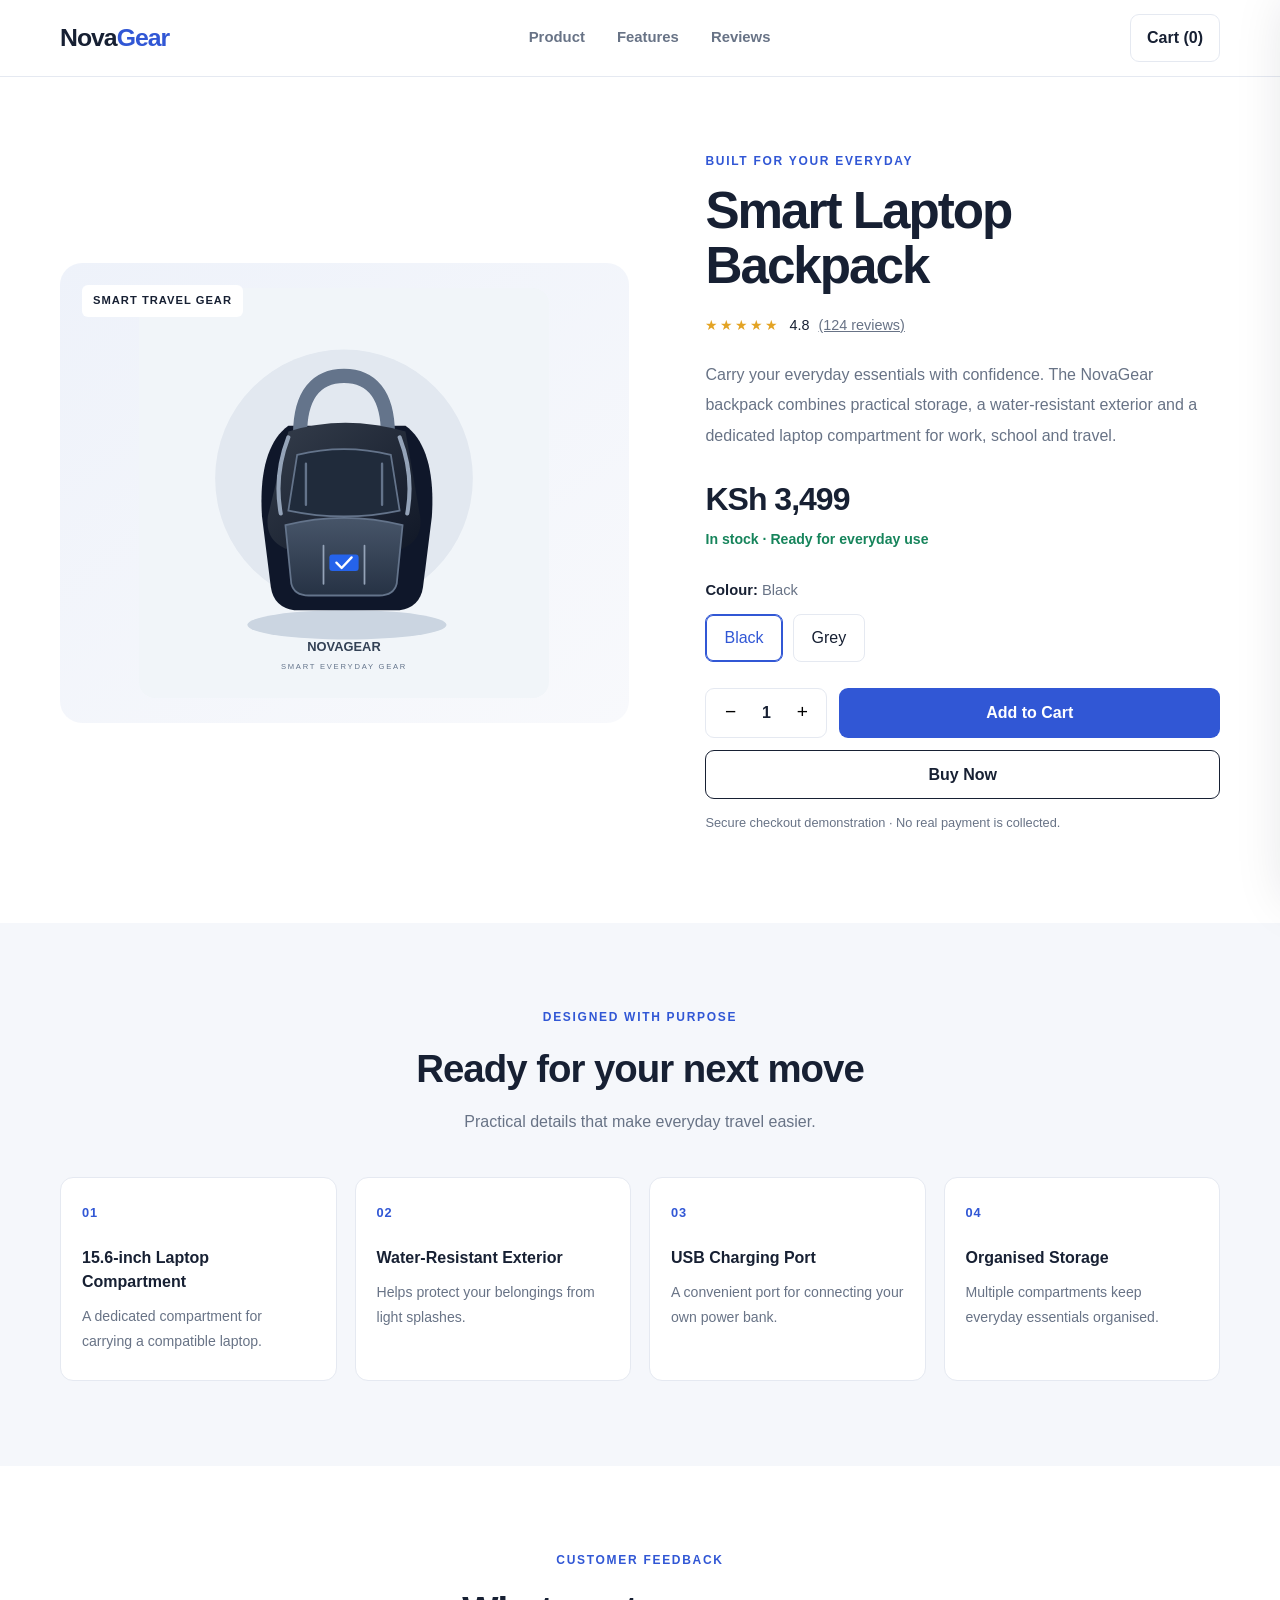
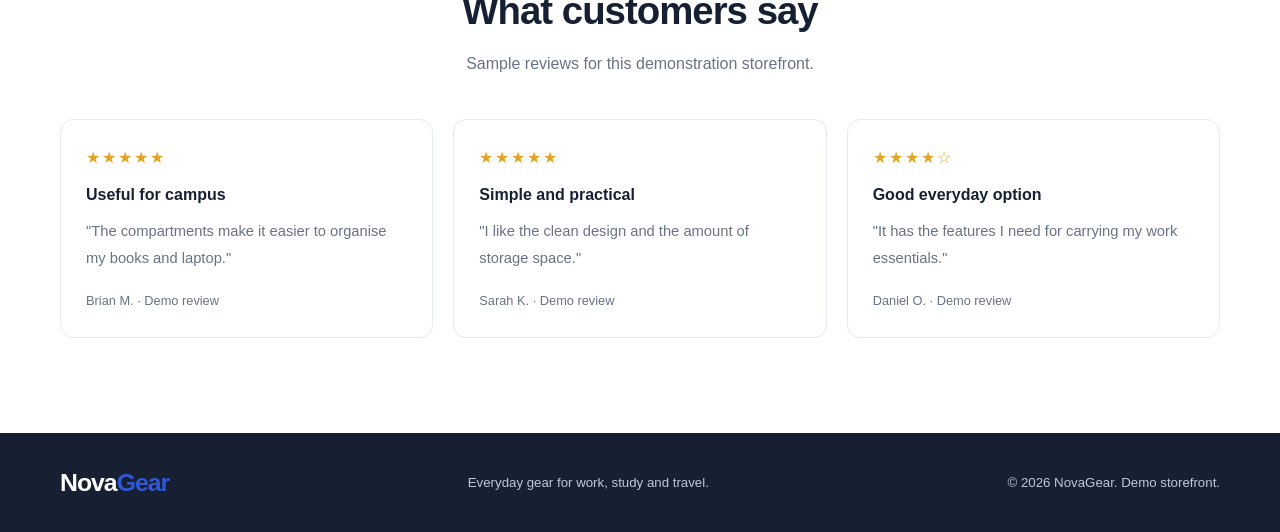
<file: task-2-ecommerce/index.html>
﻿<!DOCTYPE html>
<html lang="en">
<head>
    <meta charset="UTF-8">
    <meta name="viewport" content="width=device-width, initial-scale=1.0">
    <meta name="description" content="Discover the NovaGear Smart Laptop Backpack, designed for students, developers and professionals.">
    <title>NovaGear | Smart Laptop Backpack</title>
    <link rel="stylesheet" href="style.css">
</head>
<body>
    <header class="site-header">
        <div class="container nav">
            <a href="#" class="logo">Nova<span>Gear</span></a>

            <button class="menu-toggle" id="menuToggle" aria-label="Toggle navigation" aria-expanded="false">
                Menu
            </button>

            <nav class="navigation" id="navigation">
                <a href="#product">Product</a>
                <a href="#features">Features</a>
                <a href="#reviews">Reviews</a>
            </nav>

            <button class="cart-button" id="openCart">
                Cart (<span id="cartCount">0</span>)
            </button>
        </div>
    </header>

    <main>
        <section class="product-section container" id="product">
            <div class="product-image">
                <img src="images/backpack.svg" alt="NovaGear Smart Laptop Backpack" id="productImage">
                <span class="image-label">SMART TRAVEL GEAR</span>
            </div>

            <div class="product-details">
                <p class="eyebrow">BUILT FOR YOUR EVERYDAY</p>
                <h1>Smart Laptop Backpack</h1>

                <div class="rating">
                    <span>★★★★★</span>
                    <span>4.8</span>
                    <a href="#reviews">(124 reviews)</a>
                </div>

                <p class="description">
                    Carry your everyday essentials with confidence.
                    The NovaGear backpack combines practical storage,
                    a water-resistant exterior and a dedicated laptop
                    compartment for work, school and travel.
                </p>

                <div class="price">KSh 3,499</div>
                <p class="availability">In stock · Ready for everyday use</p>

                <div class="option-group">
                    <h3>Colour: <span id="selectedColor">Black</span></h3>
                    <div class="color-options">
                        <button class="color-button selected" data-color="Black" aria-pressed="true">Black</button>
                        <button class="color-button" data-color="Grey" aria-pressed="false">Grey</button>
                    </div>
                </div>

                <div class="purchase-row">
                    <div class="quantity-control">
                        <button type="button" id="decreaseQuantity" aria-label="Decrease quantity">−</button>
                        <span id="quantity">1</span>
                        <button type="button" id="increaseQuantity" aria-label="Increase quantity">+</button>
                    </div>

                    <button class="primary-button" id="addToCart">Add to Cart</button>
                </div>

                <button class="secondary-button" id="buyNow">Buy Now</button>

                <p class="delivery-note">Secure checkout demonstration · No real payment is collected.</p>
            </div>
        </section>

        <section class="features-section" id="features">
            <div class="container">
                <div class="section-heading">
                    <p class="eyebrow">DESIGNED WITH PURPOSE</p>
                    <h2>Ready for your next move</h2>
                    <p>Practical details that make everyday travel easier.</p>
                </div>

                <div class="features-grid">
                    <article class="feature-card">
                        <div class="feature-number">01</div>
                        <h3>15.6-inch Laptop Compartment</h3>
                        <p>A dedicated compartment for carrying a compatible laptop.</p>
                    </article>

                    <article class="feature-card">
                        <div class="feature-number">02</div>
                        <h3>Water-Resistant Exterior</h3>
                        <p>Helps protect your belongings from light splashes.</p>
                    </article>

                    <article class="feature-card">
                        <div class="feature-number">03</div>
                        <h3>USB Charging Port</h3>
                        <p>A convenient port for connecting your own power bank.</p>
                    </article>

                    <article class="feature-card">
                        <div class="feature-number">04</div>
                        <h3>Organised Storage</h3>
                        <p>Multiple compartments keep everyday essentials organised.</p>
                    </article>
                </div>
            </div>
        </section>

        <section class="reviews-section container" id="reviews">
            <div class="section-heading">
                <p class="eyebrow">CUSTOMER FEEDBACK</p>
                <h2>What customers say</h2>
                <p>Sample reviews for this demonstration storefront.</p>
            </div>

            <div class="reviews-grid">
                <article class="review-card">
                    <div class="review-stars">★★★★★</div>
                    <h3>Useful for campus</h3>
                    <p>"The compartments make it easier to organise my books and laptop."</p>
                    <span>Brian M. · Demo review</span>
                </article>

                <article class="review-card">
                    <div class="review-stars">★★★★★</div>
                    <h3>Simple and practical</h3>
                    <p>"I like the clean design and the amount of storage space."</p>
                    <span>Sarah K. · Demo review</span>
                </article>

                <article class="review-card">
                    <div class="review-stars">★★★★☆</div>
                    <h3>Good everyday option</h3>
                    <p>"It has the features I need for carrying my work essentials."</p>
                    <span>Daniel O. · Demo review</span>
                </article>
            </div>
        </section>
    </main>

    <div class="cart-overlay" id="cartOverlay"></div>

    <aside class="cart-panel" id="cartPanel" aria-label="Shopping cart" aria-hidden="true">
        <div class="cart-header">
            <h2>Your Cart</h2>
            <button type="button" id="closeCart" aria-label="Close cart">Close</button>
        </div>

        <div id="cartItems" class="cart-items">
            <p class="empty-cart">Your cart is empty.</p>
        </div>

        <div class="cart-summary">
            <div><span>Subtotal</span><strong id="cartSubtotal">KSh 0</strong></div>
            <div><span>Delivery</span><strong id="deliveryCost">KSh 0</strong></div>
            <div class="total-row"><span>Total</span><strong id="cartTotal">KSh 0</strong></div>
            <button type="button" class="primary-button" id="checkoutButton">Proceed to Checkout</button>
            <p class="delivery-note">Demo only. Checkout does not collect payment details.</p>
        </div>
    </aside>

    <div class="toast" id="toast" role="status" aria-live="polite"></div>

    <footer class="site-footer">
        <div class="container footer-content">
            <a href="#" class="logo">Nova<span>Gear</span></a>
            <p>Everyday gear for work, study and travel.</p>
            <span>&copy; <span id="currentYear"></span> NovaGear. Demo storefront.</span>
        </div>
    </footer>

    <script src="script.js"></script>
</body>
</html>
</file>
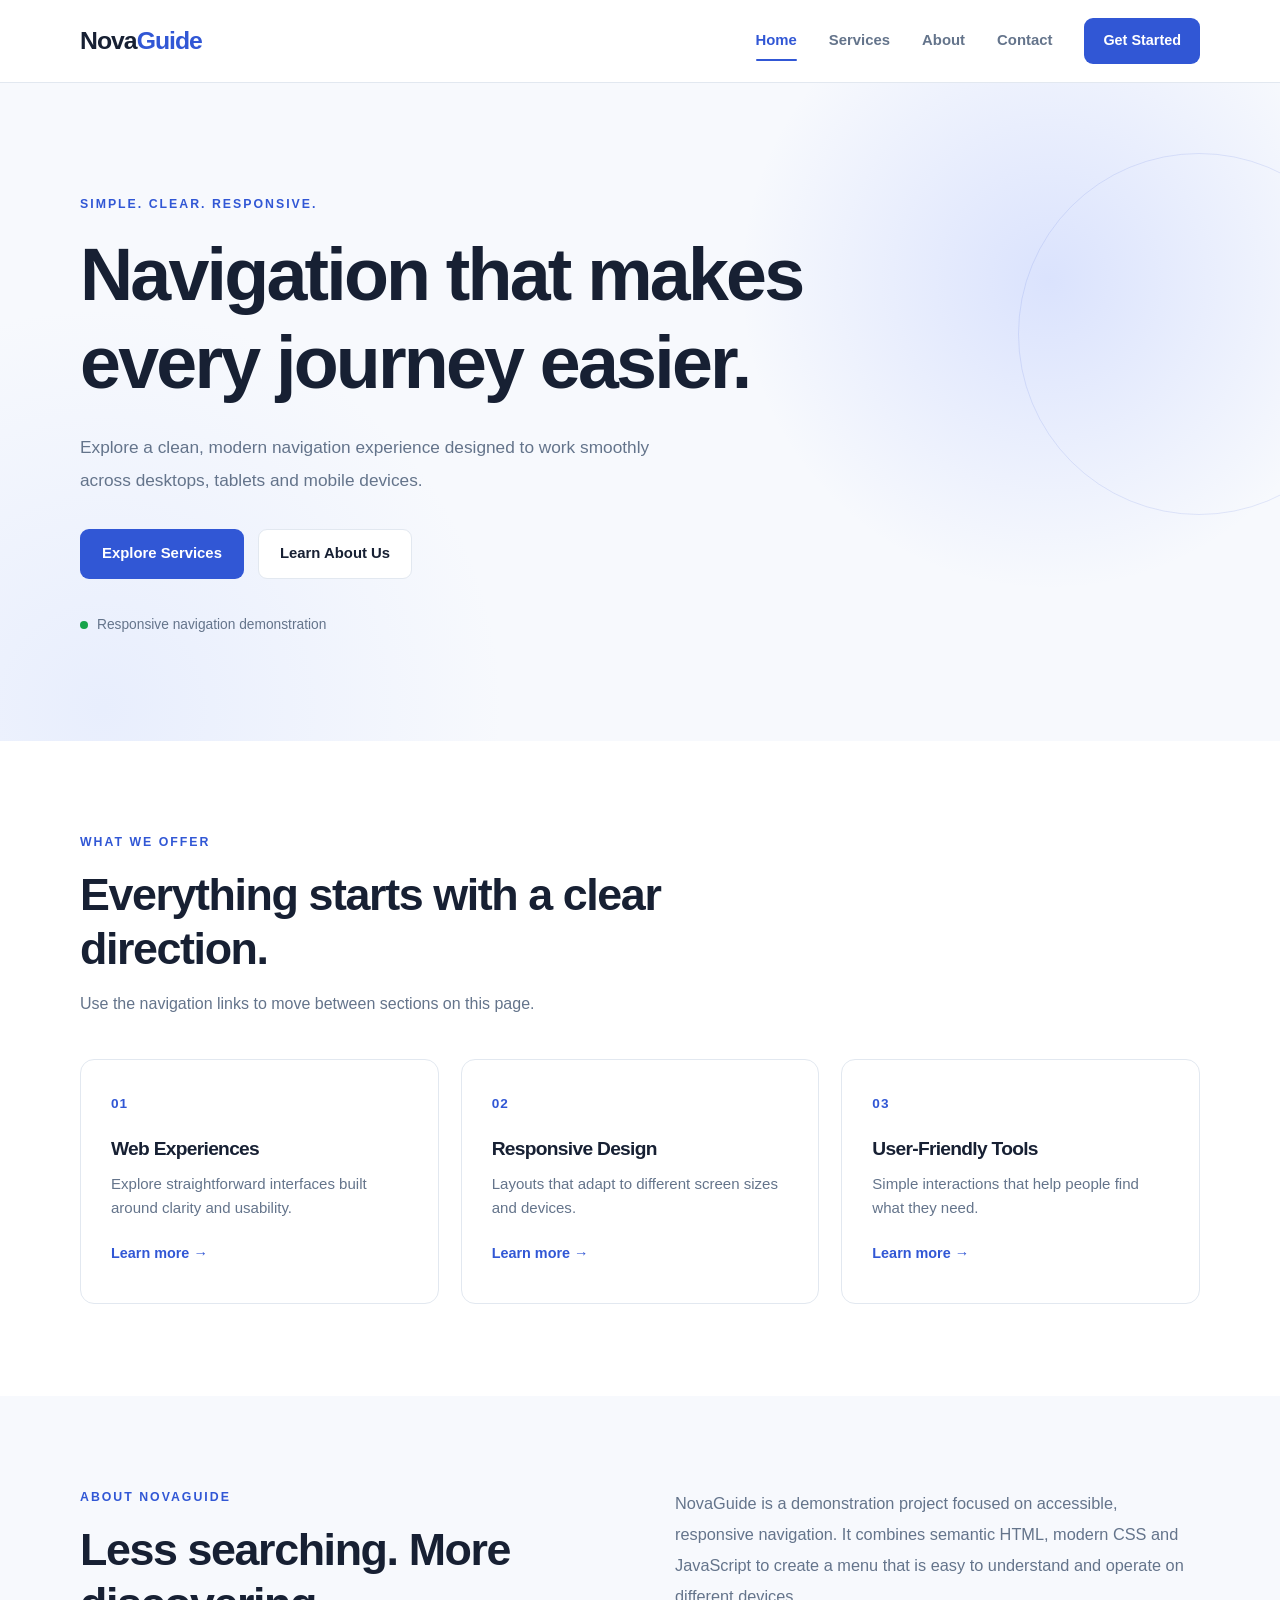
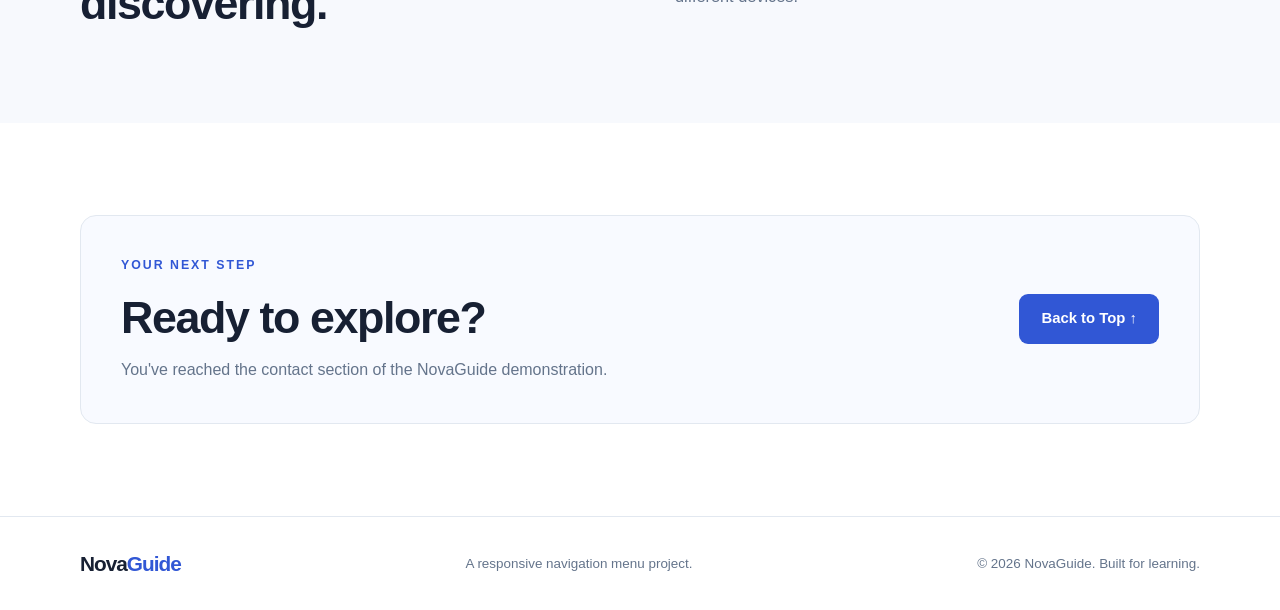
<file: task-3-navigation/index.html>
﻿<!DOCTYPE html>
<html lang="en">
<head>
    <meta charset="UTF-8">
    <meta name="viewport" content="width=device-width, initial-scale=1.0">
    <meta name="description" content="NovaGuide is a responsive navigation menu demonstration.">
    <title>NovaGuide | Navigation Menu</title>
    <link rel="stylesheet" href="style.css">
</head>
<body>
    <header class="site-header">
        <div class="container nav-wrapper">
            <a class="logo" href="#home" aria-label="NovaGuide home">
                Nova<span>Guide</span>
            </a>

            <button
                class="menu-toggle"
                id="menuToggle"
                type="button"
                aria-label="Open navigation menu"
                aria-controls="primaryNavigation"
                aria-expanded="false">
                <span></span>
                <span></span>
                <span></span>
            </button>

            <nav class="navigation" id="primaryNavigation" aria-label="Main navigation">
                <a class="nav-link active" href="#home">Home</a>
                <a class="nav-link" href="#services">Services</a>
                <a class="nav-link" href="#about">About</a>
                <a class="nav-link" href="#contact">Contact</a>
                <a class="nav-cta" href="#contact">Get Started</a>
            </nav>
        </div>
    </header>

    <main>
        <section class="hero" id="home">
            <div class="container hero-content">
                <p class="eyebrow">SIMPLE. CLEAR. RESPONSIVE.</p>
                <h1>Navigation that makes every journey easier.</h1>
                <p class="hero-description">
                    Explore a clean, modern navigation experience designed
                    to work smoothly across desktops, tablets and mobile devices.
                </p>
                <div class="hero-actions">
                    <a class="button button-primary" href="#services">Explore Services</a>
                    <a class="button button-secondary" href="#about">Learn About Us</a>
                </div>
                <div class="hero-note">
                    <span class="status-dot"></span>
                    Responsive navigation demonstration
                </div>
            </div>
        </section>

        <section class="services section" id="services">
            <div class="container">
                <div class="section-heading">
                    <p class="eyebrow">WHAT WE OFFER</p>
                    <h2>Everything starts with a clear direction.</h2>
                    <p>Use the navigation links to move between sections on this page.</p>
                </div>

                <div class="service-grid">
                    <article class="service-card">
                        <span class="card-number">01</span>
                        <h3>Web Experiences</h3>
                        <p>Explore straightforward interfaces built around clarity and usability.</p>
                        <a href="#contact">Learn more <span aria-hidden="true">→</span></a>
                    </article>

                    <article class="service-card">
                        <span class="card-number">02</span>
                        <h3>Responsive Design</h3>
                        <p>Layouts that adapt to different screen sizes and devices.</p>
                        <a href="#contact">Learn more <span aria-hidden="true">→</span></a>
                    </article>

                    <article class="service-card">
                        <span class="card-number">03</span>
                        <h3>User-Friendly Tools</h3>
                        <p>Simple interactions that help people find what they need.</p>
                        <a href="#contact">Learn more <span aria-hidden="true">→</span></a>
                    </article>
                </div>
            </div>
        </section>

        <section class="about section" id="about">
            <div class="container about-content">
                <div>
                    <p class="eyebrow">ABOUT NOVAGUIDE</p>
                    <h2>Less searching. More discovering.</h2>
                </div>
                <p>
                    NovaGuide is a demonstration project focused on accessible,
                    responsive navigation. It combines semantic HTML, modern CSS
                    and JavaScript to create a menu that is easy to understand
                    and operate on different devices.
                </p>
            </div>
        </section>

        <section class="contact section" id="contact">
            <div class="container contact-content">
                <div>
                    <p class="eyebrow">YOUR NEXT STEP</p>
                    <h2>Ready to explore?</h2>
                    <p>You've reached the contact section of the NovaGuide demonstration.</p>
                </div>
                <a class="button button-primary" href="#home">Back to Top ↑</a>
            </div>
        </section>
    </main>

    <footer class="site-footer">
        <div class="container footer-content">
            <a class="logo" href="#home">Nova<span>Guide</span></a>
            <p>A responsive navigation menu project.</p>
            <p>&copy; <span id="currentYear"></span> NovaGuide. Built for learning.</p>
        </div>
    </footer>

    <script src="script.js"></script>
</body>
</html>
</file>
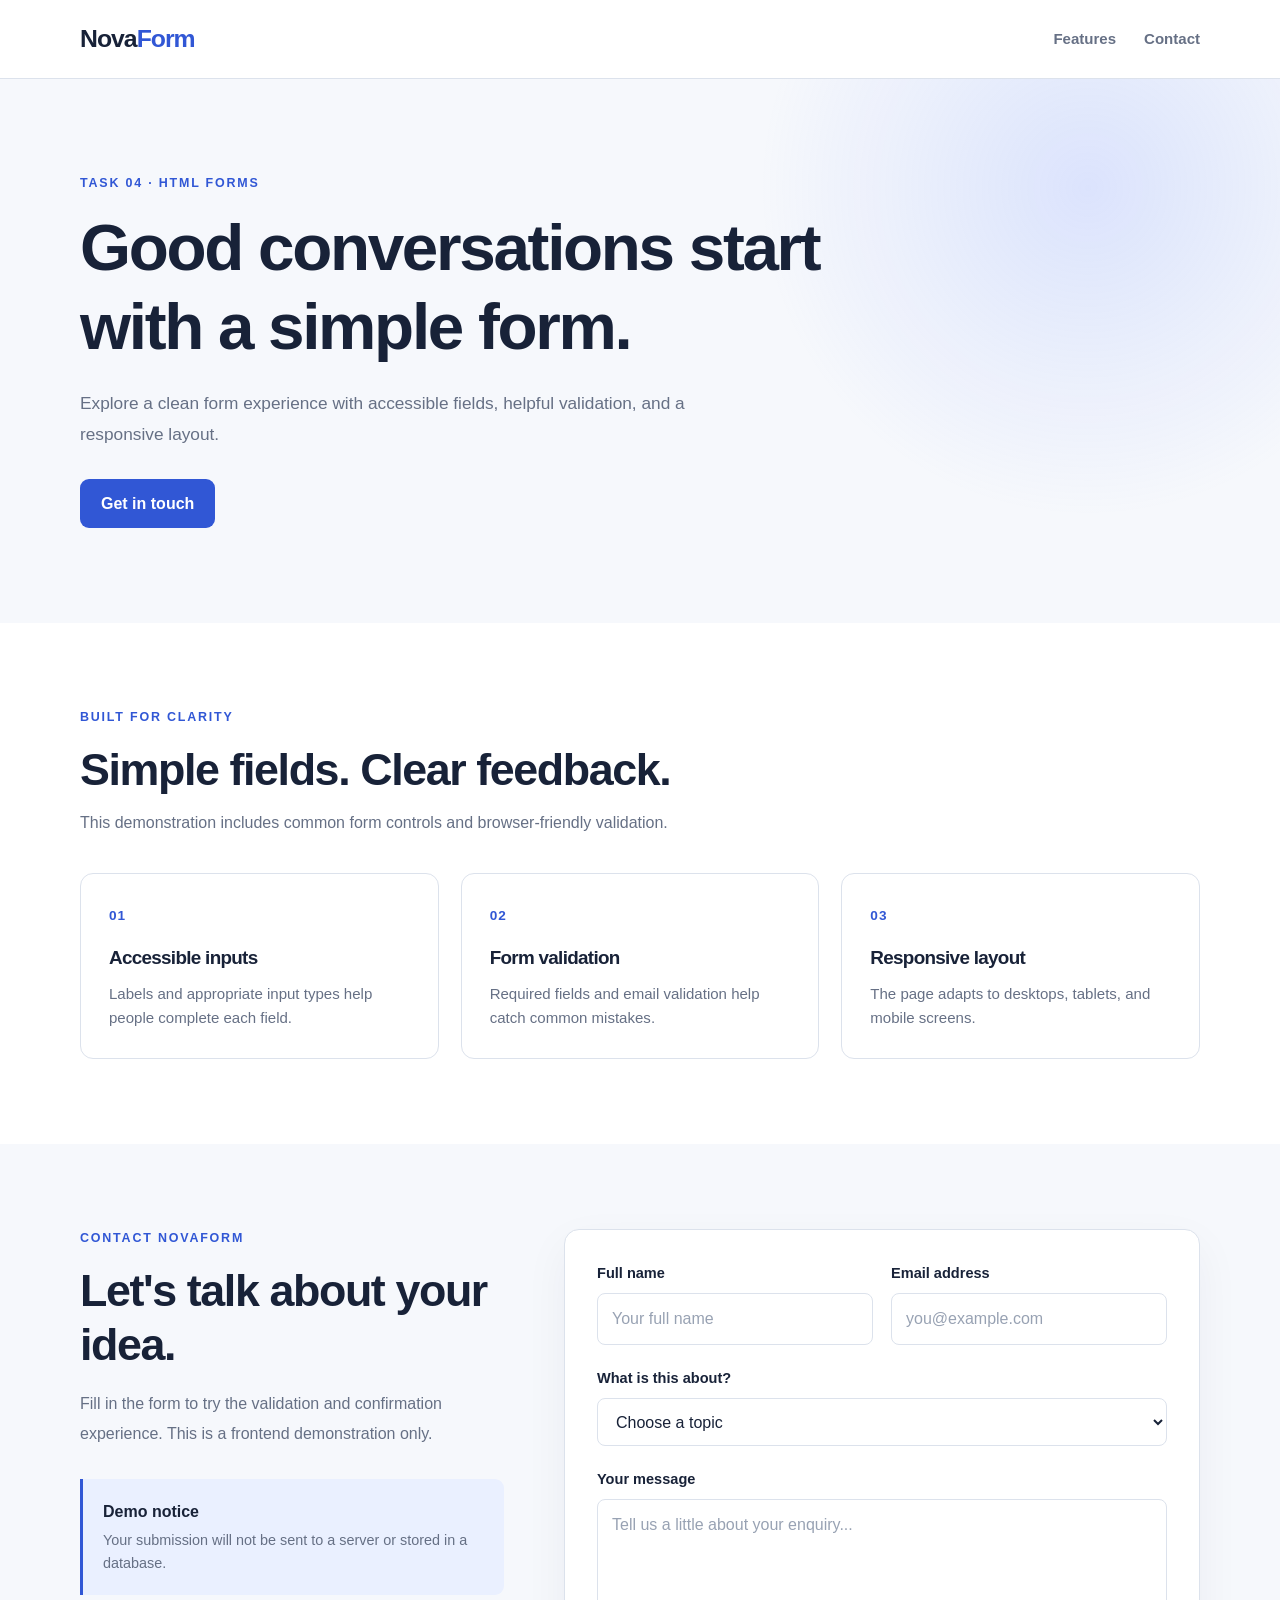
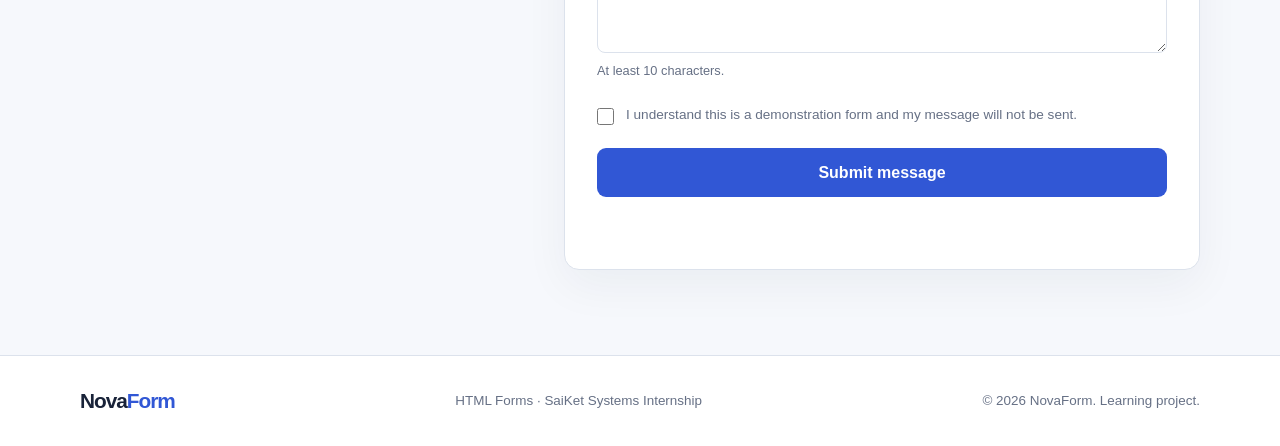
<file: task-4-html-forms/index.html>
﻿<!DOCTYPE html>
<html lang="en">
<head>
    <meta charset="UTF-8">
    <meta name="viewport" content="width=device-width, initial-scale=1.0">
    <meta name="description" content="NovaForm demonstrates accessible HTML forms with client-side validation.">
    <title>NovaForm | Contact and Registration Forms</title>
    <link rel="stylesheet" href="style.css">
</head>
<body>
    <header class="site-header">
        <div class="container header-content">
            <a class="logo" href="#home">Nova<span>Form</span></a>
            <nav aria-label="Main navigation">
                <a href="#features">Features</a>
                <a href="#contact">Contact</a>
            </nav>
        </div>
    </header>

    <main id="home">
        <section class="hero">
            <div class="container hero-content">
                <p class="eyebrow">TASK 04 · HTML FORMS</p>
                <h1>Good conversations start with a simple form.</h1>
                <p>
                    Explore a clean form experience with accessible fields,
                    helpful validation, and a responsive layout.
                </p>
                <a class="button button-primary" href="#contact">Get in touch</a>
            </div>
        </section>

        <section class="features section" id="features">
            <div class="container">
                <div class="section-heading">
                    <p class="eyebrow">BUILT FOR CLARITY</p>
                    <h2>Simple fields. Clear feedback.</h2>
                    <p>This demonstration includes common form controls and browser-friendly validation.</p>
                </div>

                <div class="feature-grid">
                    <article class="feature-card">
                        <span class="feature-number">01</span>
                        <h3>Accessible inputs</h3>
                        <p>Labels and appropriate input types help people complete each field.</p>
                    </article>
                    <article class="feature-card">
                        <span class="feature-number">02</span>
                        <h3>Form validation</h3>
                        <p>Required fields and email validation help catch common mistakes.</p>
                    </article>
                    <article class="feature-card">
                        <span class="feature-number">03</span>
                        <h3>Responsive layout</h3>
                        <p>The page adapts to desktops, tablets, and mobile screens.</p>
                    </article>
                </div>
            </div>
        </section>

        <section class="contact section" id="contact">
            <div class="container form-layout">
                <div class="form-intro">
                    <p class="eyebrow">CONTACT NOVAFORM</p>
                    <h2>Let's talk about your idea.</h2>
                    <p>
                        Fill in the form to try the validation and confirmation
                        experience. This is a frontend demonstration only.
                    </p>

                    <div class="privacy-note">
                        <strong>Demo notice</strong>
                        <p>Your submission will not be sent to a server or stored in a database.</p>
                    </div>
                </div>

                <form class="contact-form" id="contactForm">
                    <div class="field-row">
                        <div class="form-field">
                            <label for="fullName">Full name</label>
                            <input
                                type="text"
                                id="fullName"
                                name="fullName"
                                placeholder="Your full name"
                                autocomplete="name"
                                minlength="2"
                                maxlength="80"
                                required>
                        </div>

                        <div class="form-field">
                            <label for="email">Email address</label>
                            <input
                                type="email"
                                id="email"
                                name="email"
                                placeholder="you@example.com"
                                autocomplete="email"
                                maxlength="120"
                                required>
                        </div>
                    </div>

                    <div class="form-field">
                        <label for="topic">What is this about?</label>
                        <select id="topic" name="topic" required>
                            <option value="">Choose a topic</option>
                            <option value="general">General enquiry</option>
                            <option value="web-design">Web design</option>
                            <option value="development">Web development</option>
                            <option value="feedback">Feedback</option>
                            <option value="other">Other</option>
                        </select>
                    </div>

                    <div class="form-field">
                        <label for="message">Your message</label>
                        <textarea
                            id="message"
                            name="message"
                            rows="5"
                            placeholder="Tell us a little about your enquiry..."
                            minlength="10"
                            maxlength="1000"
                            required></textarea>
                        <span class="field-hint">At least 10 characters.</span>
                    </div>

                    <div class="form-field checkbox-field">
                        <input type="checkbox" id="consent" name="consent" required>
                        <label for="consent">I understand this is a demonstration form and my message will not be sent.</label>
                    </div>

                    <button class="button button-primary submit-button" type="submit">
                        Submit message
                    </button>

                    <p class="form-status" id="formStatus" role="status" aria-live="polite"></p>
                </form>
            </div>
        </section>
    </main>

    <footer class="site-footer">
        <div class="container footer-content">
            <a class="logo" href="#home">Nova<span>Form</span></a>
            <p>HTML Forms · SaiKet Systems Internship</p>
            <p>&copy; <span id="currentYear"></span> NovaForm. Learning project.</p>
        </div>
    </footer>

    <script src="script.js"></script>
</body>
</html>
</file>
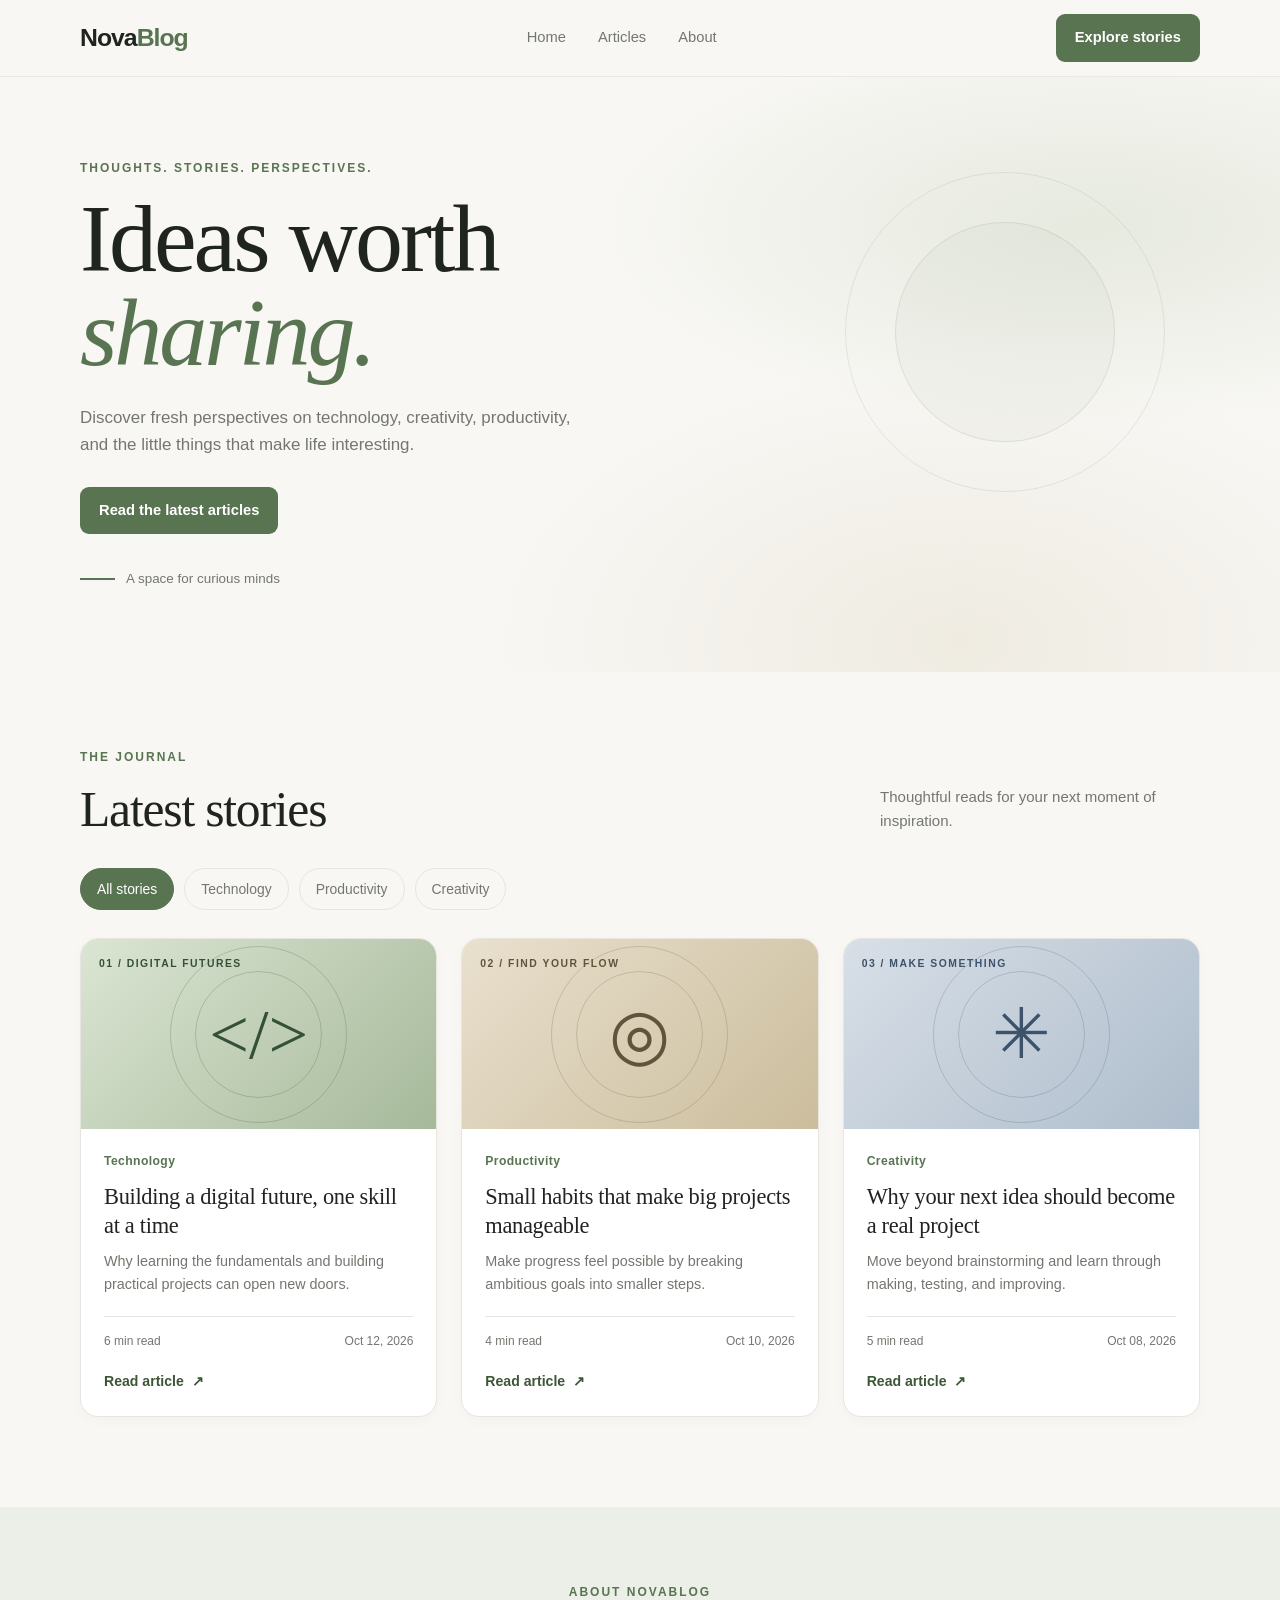
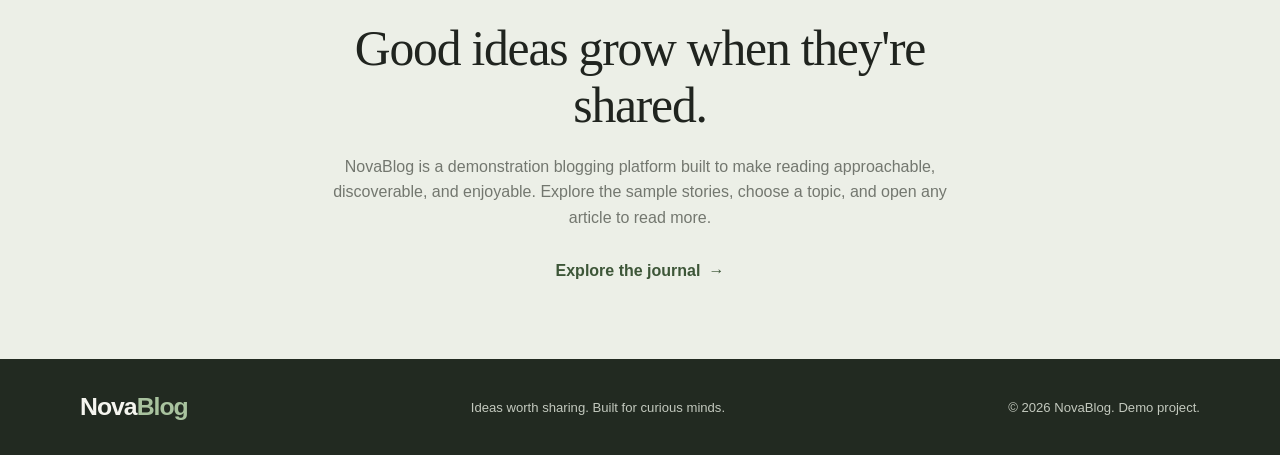
<file: task-5-blogging-platform/index.html>
﻿<!DOCTYPE html>
<html lang="en">
<head>
    <meta charset="UTF-8">
    <meta name="viewport" content="width=device-width, initial-scale=1.0">
    <meta name="description" content="NovaBlog is a clean, responsive blogging platform for discovering and sharing ideas.">
    <title>NovaBlog | Ideas Worth Sharing</title>
    <link rel="stylesheet" href="style.css">
    <script src="script.js" defer></script>
</head>
<body>
    <header class="site-header">
        <div class="container nav-container">
            <a class="logo" href="#" aria-label="NovaBlog home">Nova<span>Blog</span></a>
            <nav aria-label="Main navigation">
                <a href="#home">Home</a>
                <a href="#articles">Articles</a>
                <a href="#about">About</a>
            </nav>
            <a class="nav-button" href="#articles">Explore stories</a>
        </div>
    </header>

    <main>
        <section class="hero" id="home">
            <div class="container hero-content">
                <p class="eyebrow">THOUGHTS. STORIES. PERSPECTIVES.</p>
                <h1>Ideas worth<br><span>sharing.</span></h1>
                <p class="hero-description">
                    Discover fresh perspectives on technology, creativity, productivity,
                    and the little things that make life interesting.
                </p>
                <a class="primary-button" href="#articles">Read the latest articles</a>
                <div class="hero-note">
                    <span class="note-line"></span>
                    <span>A space for curious minds</span>
                </div>
            </div>
            <div class="hero-decoration decoration-one"></div>
            <div class="hero-decoration decoration-two"></div>
        </section>

        <section class="articles-section container" id="articles">
            <div class="section-heading">
                <div>
                    <p class="eyebrow">THE JOURNAL</p>
                    <h2>Latest stories</h2>
                </div>
                <p>Thoughtful reads for your next moment of inspiration.</p>
            </div>

            <div class="filter-bar" aria-label="Filter articles">
                <button class="filter-button active" data-category="All" type="button">All stories</button>
                <button class="filter-button" data-category="Technology" type="button">Technology</button>
                <button class="filter-button" data-category="Productivity" type="button">Productivity</button>
                <button class="filter-button" data-category="Creativity" type="button">Creativity</button>
            </div>

            <div class="article-grid" id="articleGrid">
                <article class="article-card" data-category="Technology">
                    <div class="article-art art-tech" aria-hidden="true">
                        <span class="art-label">01 / DIGITAL FUTURES</span>
                        <span class="art-symbol">&lt;/&gt;</span>
                    </div>
                    <div class="article-content">
                        <span class="category">Technology</span>
                        <h3>Building a digital future, one skill at a time</h3>
                        <p>Why learning the fundamentals and building practical projects can open new doors.</p>
                        <div class="article-meta"><span>6 min read</span><span>Oct 12, 2026</span></div>
                        <button class="read-link" type="button"
                            data-title="Building a digital future, one skill at a time"
                            data-category="Technology"
                            data-body="Technology moves quickly, but strong fundamentals remain valuable. Start with one language, practise problem-solving, and turn what you learn into small projects. Keep your work organised, document your decisions, and share your progress. Consistency and curiosity can help you grow one useful skill at a time.">Read article <span aria-hidden="true">↗</span></button>
                    </div>
                </article>

                <article class="article-card" data-category="Productivity">
                    <div class="article-art art-focus" aria-hidden="true">
                        <span class="art-label">02 / FIND YOUR FLOW</span>
                        <span class="art-symbol">◎</span>
                    </div>
                    <div class="article-content">
                        <span class="category">Productivity</span>
                        <h3>Small habits that make big projects manageable</h3>
                        <p>Make progress feel possible by breaking ambitious goals into smaller steps.</p>
                        <div class="article-meta"><span>4 min read</span><span>Oct 10, 2026</span></div>
                        <button class="read-link" type="button"
                            data-title="Small habits that make big projects manageable"
                            data-category="Productivity"
                            data-body="Large projects become easier to approach when the next action is clear. Write down the outcome you want, divide it into small tasks, and choose one task to complete first. Review your progress regularly and adjust your plan when needed. A repeatable process is often more useful than waiting for motivation.">Read article <span aria-hidden="true">↗</span></button>
                    </div>
                </article>

                <article class="article-card" data-category="Creativity">
                    <div class="article-art art-create" aria-hidden="true">
                        <span class="art-label">03 / MAKE SOMETHING</span>
                        <span class="art-symbol">✳</span>
                    </div>
                    <div class="article-content">
                        <span class="category">Creativity</span>
                        <h3>Why your next idea should become a real project</h3>
                        <p>Move beyond brainstorming and learn through making, testing, and improving.</p>
                        <div class="article-meta"><span>5 min read</span><span>Oct 08, 2026</span></div>
                        <button class="read-link" type="button"
                            data-title="Why your next idea should become a real project"
                            data-category="Creativity"
                            data-body="Ideas develop when you give them a chance to meet the real world. Choose a small version of your idea, build the essential part, and ask someone to try it. Feedback reveals what is useful and what needs work. Your first version does not have to be perfect; it needs to teach you something you can use in the next version.">Read article <span aria-hidden="true">↗</span></button>
                    </div>
                </article>
            </div>

            <p class="empty-state" id="emptyState" hidden>No stories found in this category.</p>
        </section>

        <section class="about-section" id="about">
            <div class="container about-content">
                <p class="eyebrow">ABOUT NOVABLOG</p>
                <h2>Good ideas grow when they're shared.</h2>
                <p>
                    NovaBlog is a demonstration blogging platform built to make reading
                    approachable, discoverable, and enjoyable. Explore the sample stories,
                    choose a topic, and open any article to read more.
                </p>
                <a class="text-link" href="#articles">Explore the journal <span aria-hidden="true">→</span></a>
            </div>
        </section>
    </main>

    <footer class="site-footer">
        <div class="container footer-content">
            <a class="logo footer-logo" href="#home">Nova<span>Blog</span></a>
            <p>Ideas worth sharing. Built for curious minds.</p>
            <p>&copy; <span id="currentYear"></span> NovaBlog. Demo project.</p>
        </div>
    </footer>

    <dialog class="article-dialog" id="articleDialog" aria-labelledby="dialogTitle">
        <div class="dialog-header">
            <span class="category" id="dialogCategory">Article</span>
            <button class="close-dialog" id="closeDialog" type="button" aria-label="Close article">×</button>
        </div>
        <h2 id="dialogTitle"></h2>
        <p class="dialog-body" id="dialogBody"></p>
        <button class="primary-button dialog-close-button" id="dialogDone" type="button">Back to stories</button>
    </dialog>
</body>
</html>
</file>
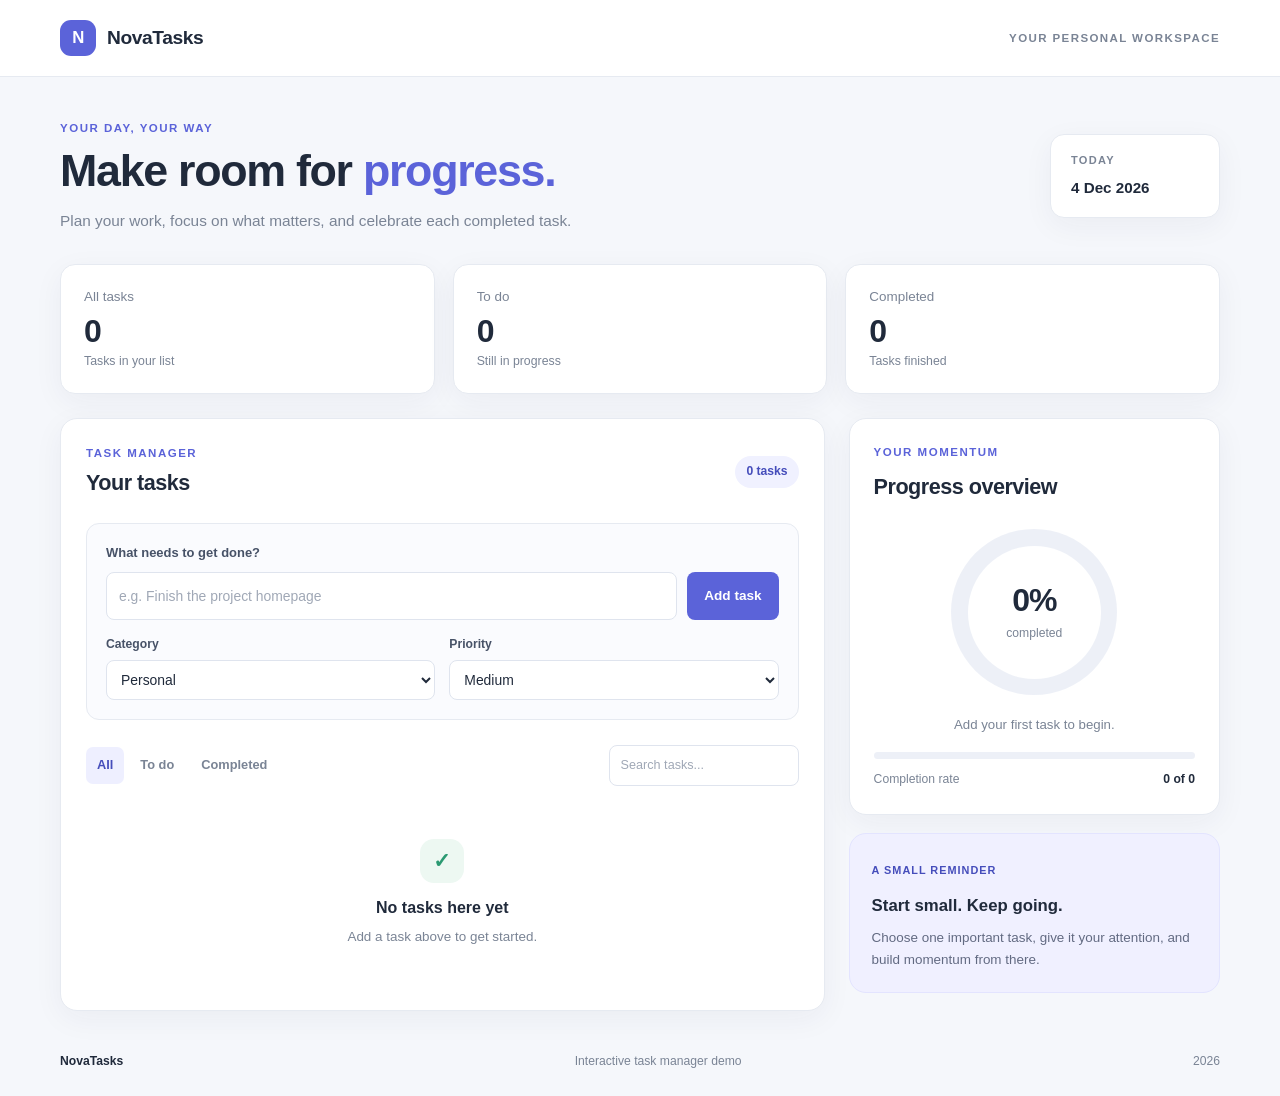
<file: task-6-interactive-web-app/index.html>
﻿<!DOCTYPE html>
<html lang="en">
<head>
    <meta charset="UTF-8">
    <meta name="viewport" content="width=device-width, initial-scale=1.0">
    <meta name="description" content="NovaTasks is a simple interactive task manager for organising daily work.">
    <title>NovaTasks | Make Progress</title>
    <link rel="stylesheet" href="style.css">
    <script src="script.js" defer></script>
</head>
<body>
    <header class="topbar">
        <div class="container topbar-inner">
            <a class="brand" href="#" aria-label="NovaTasks home">
                <span class="brand-mark">N</span>
                <span>NovaTasks</span>
            </a>
            <span class="topbar-label">YOUR PERSONAL WORKSPACE</span>
        </div>
    </header>

    <main class="container app-layout">
        <section class="welcome">
            <div>
                <p class="eyebrow">YOUR DAY, YOUR WAY</p>
                <h1>Make room for <span>progress.</span></h1>
                <p class="welcome-text">Plan your work, focus on what matters, and celebrate each completed task.</p>
            </div>
            <div class="date-card">
                <span class="date-label">TODAY</span>
                <strong id="todayDate">Loading date...</strong>
            </div>
        </section>

        <section class="stats-grid" aria-label="Task summary">
            <article class="stat-card">
                <span class="stat-label">All tasks</span>
                <strong id="totalCount">0</strong>
                <span class="stat-note">Tasks in your list</span>
            </article>
            <article class="stat-card">
                <span class="stat-label">To do</span>
                <strong id="pendingCount">0</strong>
                <span class="stat-note">Still in progress</span>
            </article>
            <article class="stat-card">
                <span class="stat-label">Completed</span>
                <strong id="completedCount">0</strong>
                <span class="stat-note">Tasks finished</span>
            </article>
        </section>

        <section class="workspace">
            <div class="task-panel">
                <div class="panel-heading">
                    <div>
                        <p class="eyebrow">TASK MANAGER</p>
                        <h2>Your tasks</h2>
                    </div>
                    <span class="task-badge" id="taskBadge">0 tasks</span>
                </div>

                <form id="taskForm" class="task-form">
                    <label for="taskInput">What needs to get done?</label>
                    <div class="input-row">
                        <input
                            id="taskInput"
                            name="task"
                            type="text"
                            placeholder="e.g. Finish the project homepage"
                            maxlength="120"
                            required
                        >
                        <button class="primary-button" type="submit">Add task</button>
                    </div>

                    <div class="form-options">
                        <div>
                            <label for="taskCategory">Category</label>
                            <select id="taskCategory" name="category">
                                <option value="Personal">Personal</option>
                                <option value="Work">Work</option>
                                <option value="Study">Study</option>
                            </select>
                        </div>
                        <div>
                            <label for="taskPriority">Priority</label>
                            <select id="taskPriority" name="priority">
                                <option value="Medium">Medium</option>
                                <option value="High">High</option>
                                <option value="Low">Low</option>
                            </select>
                        </div>
                    </div>
                    <p class="form-message" id="formMessage" role="status"></p>
                </form>

                <div class="list-toolbar">
                    <div class="filter-tabs" role="group" aria-label="Filter tasks">
                        <button class="filter-button active" data-filter="all" type="button" aria-pressed="true">All</button>
                        <button class="filter-button" data-filter="pending" type="button" aria-pressed="false">To do</button>
                        <button class="filter-button" data-filter="completed" type="button" aria-pressed="false">Completed</button>
                    </div>
                    <label class="search-box" for="searchInput">
                        <span class="visually-hidden">Search tasks</span>
                        <input id="searchInput" type="search" placeholder="Search tasks...">
                    </label>
                </div>

                <div id="taskList" class="task-list" aria-live="polite"></div>
                <div id="emptyState" class="empty-state">
                    <div class="empty-icon" aria-hidden="true">✓</div>
                    <h3>No tasks here yet</h3>
                    <p>Add a task above to get started.</p>
                </div>
            </div>

            <aside class="side-panel">
                <section class="progress-card">
                    <p class="eyebrow">YOUR MOMENTUM</p>
                    <h2>Progress overview</h2>
                    <div class="progress-ring" id="progressRing" role="img" aria-label="0 percent of tasks completed">
                        <div class="progress-ring-inner">
                            <strong id="progressPercent">0%</strong>
                            <span>completed</span>
                        </div>
                    </div>
                    <p id="progressMessage" class="progress-message">Add your first task to begin.</p>
                    <div class="progress-track" aria-hidden="true">
                        <span id="progressBar"></span>
                    </div>
                    <div class="progress-details">
                        <span>Completion rate</span>
                        <strong id="progressSummary">0 of 0</strong>
                    </div>
                </section>

                <section class="tip-card">
                    <span class="tip-label">A SMALL REMINDER</span>
                    <h3>Start small. Keep going.</h3>
                    <p>Choose one important task, give it your attention, and build momentum from there.</p>
                </section>
            </aside>
        </section>

        <footer class="app-footer">
            <span>NovaTasks</span>
            <span>Interactive task manager demo</span>
            <span id="footerYear"></span>
        </footer>
    </main>
</body>
</html>
</file>
<file: task-2-ecommerce/style.css>
﻿* {
    margin: 0;
    padding: 0;
    box-sizing: border-box;
}

:root {
    --ink: #172033;
    --muted: #687386;
    --blue: #3157d5;
    --blue-dark: #2444ad;
    --surface: #ffffff;
    --background: #f5f7fb;
    --border: #e5e9f1;
}

html {
    scroll-behavior: smooth;
    scroll-padding-top: 90px;
}

body {
    font-family: Arial, Helvetica, sans-serif;
    color: var(--ink);
    background: var(--surface);
    line-height: 1.6;
}

body.cart-open {
    overflow: hidden;
}

button,
input {
    font: inherit;
}

button {
    cursor: pointer;
}

a {
    color: inherit;
}

.container {
    width: min(1160px, 92%);
    margin: 0 auto;
}

/* Header */

.site-header {
    position: sticky;
    top: 0;
    z-index: 50;
    background: rgba(255, 255, 255, 0.96);
    border-bottom: 1px solid var(--border);
    backdrop-filter: blur(12px);
}

.nav {
    min-height: 76px;
    display: flex;
    align-items: center;
    justify-content: space-between;
    gap: 25px;
}

.logo {
    text-decoration: none;
    font-size: 1.55rem;
    font-weight: 800;
    letter-spacing: -1px;
}

.logo span {
    color: var(--blue);
}

.navigation {
    display: flex;
    align-items: center;
    gap: 32px;
}

.navigation a {
    color: var(--muted);
    text-decoration: none;
    font-size: 0.93rem;
    font-weight: 600;
}

.navigation a:hover {
    color: var(--blue);
}

.cart-button {
    border: 1px solid var(--border);
    background: white;
    border-radius: 9px;
    padding: 10px 16px;
    color: var(--ink);
    font-weight: 700;
}

.cart-button:hover {
    border-color: var(--blue);
    color: var(--blue);
}

.menu-toggle {
    display: none;
    padding: 8px 12px;
    background: white;
    border: 1px solid var(--border);
    border-radius: 8px;
}

/* Product */

.product-section {
    display: grid;
    grid-template-columns: 1.05fr 0.95fr;
    gap: clamp(35px, 6vw, 85px);
    align-items: center;
    padding-top: 75px;
    padding-bottom: 90px;
}

.product-image {
    position: relative;
    min-height: 460px;
    display: grid;
    place-items: center;
    overflow: hidden;
    border-radius: 22px;
    background: linear-gradient(145deg, #eef2fa, #f8f9fc);
}

.product-image img {
    width: 100%;
    height: 460px;
    object-fit: contain;
    padding: 25px;
}

.image-label {
    position: absolute;
    left: 22px;
    top: 22px;
    padding: 7px 11px;
    border-radius: 6px;
    background: white;
    color: var(--ink);
    font-size: 0.7rem;
    font-weight: 800;
    letter-spacing: 1px;
}

.eyebrow {
    color: var(--blue);
    font-size: 0.75rem;
    font-weight: 800;
    letter-spacing: 1.7px;
}

.product-details h1 {
    margin-top: 12px;
    font-size: clamp(2.3rem, 4vw, 3.6rem);
    line-height: 1.08;
    letter-spacing: -2px;
}

.rating {
    display: flex;
    align-items: center;
    flex-wrap: wrap;
    gap: 9px;
    margin-top: 20px;
    font-size: 0.9rem;
}

.rating > span:first-child,
.review-stars {
    color: #e3a324;
    letter-spacing: 2px;
}

.rating a {
    color: var(--muted);
    text-decoration: underline;
}

.description {
    margin-top: 23px;
    color: var(--muted);
    line-height: 1.9;
}

.price {
    margin-top: 23px;
    font-size: 2rem;
    font-weight: 800;
    letter-spacing: -1px;
}

.availability {
    margin-top: 3px;
    color: #16845b;
    font-size: 0.88rem;
    font-weight: 600;
}

.option-group {
    margin-top: 28px;
}

.option-group h3 {
    margin-bottom: 12px;
    font-size: 0.92rem;
}

.option-group h3 span {
    font-weight: 400;
    color: var(--muted);
}

.color-options {
    display: flex;
    flex-wrap: wrap;
    gap: 10px;
}

.color-button {
    padding: 10px 18px;
    border: 1px solid var(--border);
    background: white;
    border-radius: 8px;
    color: var(--ink);
}

.color-button.selected {
    border-color: var(--blue);
    color: var(--blue);
    box-shadow: inset 0 0 0 1px var(--blue);
}

.purchase-row {
    display: flex;
    gap: 12px;
    margin-top: 26px;
}

.quantity-control {
    min-width: 122px;
    height: 50px;
    display: flex;
    align-items: center;
    justify-content: space-around;
    border: 1px solid var(--border);
    border-radius: 9px;
}

.quantity-control button {
    width: 34px;
    height: 38px;
    border: 0;
    background: transparent;
    font-size: 1.2rem;
}

.quantity-control span {
    font-weight: 700;
}

.primary-button {
    min-height: 50px;
    border: 0;
    border-radius: 9px;
    padding: 12px 20px;
    background: var(--blue);
    color: white;
    font-weight: 700;
    transition: background 0.2s ease, transform 0.2s ease;
}

.primary-button:hover {
    background: var(--blue-dark);
}

.primary-button:active {
    transform: scale(0.98);
}

.purchase-row .primary-button {
    flex: 1;
}

.secondary-button {
    width: 100%;
    min-height: 49px;
    margin-top: 12px;
    border: 1px solid var(--ink);
    border-radius: 9px;
    background: white;
    color: var(--ink);
    font-weight: 700;
}

.secondary-button:hover {
    background: var(--ink);
    color: white;
}

.delivery-note {
    margin-top: 14px;
    color: var(--muted);
    font-size: 0.8rem;
}

/* Features */

.features-section {
    padding: 85px 0;
    background: var(--background);
}

.section-heading {
    max-width: 650px;
    margin: 0 auto 42px;
    text-align: center;
}

.section-heading h2 {
    margin-top: 10px;
    font-size: clamp(1.8rem, 3vw, 2.6rem);
    letter-spacing: -1px;
}

.section-heading > p:last-child {
    margin-top: 10px;
    color: var(--muted);
}

.features-grid {
    display: grid;
    grid-template-columns: repeat(4, 1fr);
    gap: 18px;
}

.feature-card {
    padding: 25px 21px;
    border: 1px solid var(--border);
    border-radius: 13px;
    background: white;
}

.feature-number {
    margin-bottom: 23px;
    color: var(--blue);
    font-size: 0.8rem;
    font-weight: 800;
    letter-spacing: 1px;
}

.feature-card h3 {
    font-size: 1rem;
    line-height: 1.5;
}

.feature-card p {
    margin-top: 10px;
    color: var(--muted);
    font-size: 0.88rem;
    line-height: 1.8;
}

/* Reviews */

.reviews-section {
    padding-top: 85px;
    padding-bottom: 95px;
}

.reviews-grid {
    display: grid;
    grid-template-columns: repeat(3, 1fr);
    gap: 20px;
}

.review-card {
    padding: 25px;
    border: 1px solid var(--border);
    border-radius: 13px;
    background: white;
}

.review-card h3 {
    margin-top: 12px;
    font-size: 1rem;
}

.review-card p {
    margin-top: 10px;
    color: var(--muted);
    font-size: 0.92rem;
    line-height: 1.8;
}

.review-card > span {
    display: block;
    margin-top: 20px;
    color: var(--muted);
    font-size: 0.8rem;
}

/* Shopping cart */

.cart-overlay {
    position: fixed;
    inset: 0;
    z-index: 100;
    visibility: hidden;
    opacity: 0;
    background: rgba(15, 23, 42, 0.48);
    transition: opacity 0.25s ease, visibility 0.25s ease;
}

.cart-panel {
    position: fixed;
    top: 0;
    right: 0;
    z-index: 101;
    display: flex;
    flex-direction: column;
    width: min(440px, 100%);
    height: 100dvh;
    padding: 25px;
    background: white;
    box-shadow: -15px 0 50px rgba(15, 23, 42, 0.12);
    transform: translateX(105%);
    transition: transform 0.25s ease;
}

body.cart-open .cart-overlay {
    visibility: visible;
    opacity: 1;
}

body.cart-open .cart-panel {
    transform: translateX(0);
}

.cart-header {
    display: flex;
    align-items: center;
    justify-content: space-between;
    padding-bottom: 20px;
    border-bottom: 1px solid var(--border);
}

.cart-header h2 {
    font-size: 1.4rem;
}

.cart-header button {
    padding: 8px 12px;
    border: 1px solid var(--border);
    border-radius: 7px;
    background: white;
}

.cart-items {
    flex: 1;
    overflow-y: auto;
    padding: 20px 0;
}

.empty-cart {
    padding: 35px 0;
    text-align: center;
    color: var(--muted);
}

.cart-item {
    display: grid;
    grid-template-columns: 1fr auto;
    gap: 10px;
    padding: 15px 0;
    border-bottom: 1px solid var(--border);
}

.cart-item h3 {
    font-size: 0.95rem;
}

.cart-item p {
    margin-top: 5px;
    color: var(--muted);
    font-size: 0.82rem;
}

.cart-item-actions {
    display: flex;
    align-items: center;
    gap: 9px;
    margin-top: 9px;
}

.cart-item-actions button {
    padding: 3px 8px;
    border: 1px solid var(--border);
    border-radius: 5px;
    background: white;
}

.remove-item {
    color: #c63c3c;
}

.cart-summary {
    padding-top: 20px;
    border-top: 1px solid var(--border);
}

.cart-summary > div {
    display: flex;
    justify-content: space-between;
    gap: 15px;
    margin-bottom: 12px;
    color: var(--muted);
    font-size: 0.9rem;
}

.cart-summary strong {
    color: var(--ink);
}

.cart-summary .total-row {
    margin-top: 18px;
    padding-top: 15px;
    border-top: 1px solid var(--border);
    font-size: 1.1rem;
    font-weight: 800;
}

.cart-summary .primary-button {
    width: 100%;
    margin-top: 10px;
}

/* Toast */

.toast {
    position: fixed;
    right: 22px;
    bottom: 22px;
    z-index: 150;
    max-width: calc(100% - 44px);
    padding: 13px 18px;
    border-radius: 9px;
    background: var(--ink);
    color: white;
    box-shadow: 0 10px 30px rgba(15, 23, 42, 0.2);
    opacity: 0;
    visibility: hidden;
    transform: translateY(10px);
    transition: all 0.2s ease;
}

.toast.show {
    opacity: 1;
    visibility: visible;
    transform: translateY(0);
}

/* Footer */

.site-footer {
    padding: 30px 0;
    background: #172033;
    color: white;
}

.footer-content {
    display: flex;
    align-items: center;
    justify-content: space-between;
    gap: 20px;
}

.footer-content > p,
.footer-content > span {
    color: #c0c8d8;
    font-size: 0.83rem;
}

/* Responsive */

@media (max-width: 900px) {
    .product-section {
        gap: 35px;
        padding-top: 55px;
    }

    .product-image,
    .product-image img {
        min-height: 390px;
        height: 390px;
    }

    .features-grid {
        grid-template-columns: repeat(2, 1fr);
    }

    .navigation {
        gap: 18px;
    }
}

@media (max-width: 680px) {
    .nav {
        min-height: 68px;
        flex-wrap: wrap;
        gap: 12px;
    }

    .logo {
        font-size: 1.35rem;
    }

    .menu-toggle {
        display: inline-block;
        margin-left: auto;
    }

    .cart-button {
        padding: 9px 12px;
    }

    .navigation {
        display: none;
        order: 4;
        width: 100%;
        padding: 5px 0 15px;
        flex-direction: column;
        align-items: flex-start;
    }

    .navigation.open {
        display: flex;
    }

    .product-section {
        grid-template-columns: 1fr;
        padding-top: 28px;
        padding-bottom: 60px;
    }

    .product-image,
    .product-image img {
        min-height: 320px;
        height: 320px;
    }

    .product-details h1 {
        font-size: 2.5rem;
    }

    .features-section,
    .reviews-section {
        padding-top: 60px;
        padding-bottom: 60px;
    }

    .reviews-grid {
        grid-template-columns: 1fr;
    }

    .footer-content {
        flex-direction: column;
        align-items: flex-start;
    }
}

@media (max-width: 420px) {
    .purchase-row {
        flex-direction: column;
    }

    .quantity-control {
        width: 100%;
    }

    .features-grid {
        grid-template-columns: 1fr;
    }

    .cart-panel {
        padding: 20px;
    }
}
</file>
<file: task-3-navigation/style.css>
﻿:root {
    --ink: #172033;
    --muted: #64748b;
    --primary: #3157d5;
    --primary-dark: #2342ad;
    --background: #f7f9fd;
    --white: #ffffff;
    --border: #e2e8f0;
    --accent: #dce6ff;
}

* {
    box-sizing: border-box;
    margin: 0;
    padding: 0;
}

html {
    scroll-behavior: smooth;
    scroll-padding-top: 100px;
}

body {
    font-family: Arial, Helvetica, sans-serif;
    color: var(--ink);
    background: var(--white);
    line-height: 1.6;
}

a {
    color: inherit;
    text-decoration: none;
}

button,
a {
    -webkit-tap-highlight-color: transparent;
}

button:focus-visible,
a:focus-visible {
    outline: 3px solid #8ca8ff;
    outline-offset: 4px;
}

.container {
    width: min(1120px, calc(100% - 40px));
    margin-inline: auto;
}

.site-header {
    position: sticky;
    top: 0;
    z-index: 100;
    background: rgba(255, 255, 255, 0.97);
    border-bottom: 1px solid var(--border);
    backdrop-filter: blur(14px);
}

.nav-wrapper {
    min-height: 82px;
    display: flex;
    align-items: center;
    justify-content: space-between;
    gap: 30px;
}

.logo {
    display: inline-flex;
    align-items: center;
    font-size: 1.55rem;
    font-weight: 800;
    letter-spacing: -1px;
    flex-shrink: 0;
}

.logo span {
    color: var(--primary);
}

.navigation {
    display: flex;
    align-items: center;
    gap: 32px;
}

.nav-link {
    position: relative;
    padding: 10px 0;
    color: var(--muted);
    font-size: 0.93rem;
    font-weight: 600;
    transition: color 180ms ease;
}

.nav-link:hover,
.nav-link.active {
    color: var(--primary);
}

.nav-link.active::after {
    position: absolute;
    content: "";
    left: 0;
    right: 0;
    bottom: 2px;
    height: 2px;
    background: var(--primary);
    border-radius: 4px;
}

.nav-cta {
    padding: 11px 19px;
    color: var(--white);
    background: var(--primary);
    border-radius: 9px;
    font-size: 0.9rem;
    font-weight: 700;
    transition: background 180ms ease, transform 180ms ease;
}

.nav-cta:hover {
    background: var(--primary-dark);
    transform: translateY(-1px);
}

.menu-toggle {
    display: none;
    width: 44px;
    height: 42px;
    padding: 10px;
    border: 1px solid var(--border);
    border-radius: 9px;
    background: var(--white);
    cursor: pointer;
}

.menu-toggle span {
    display: block;
    width: 100%;
    height: 2px;
    margin: 4px 0;
    background: var(--ink);
    border-radius: 2px;
}

.hero {
    position: relative;
    overflow: hidden;
    padding: 112px 0 105px;
    background:
        radial-gradient(circle at 82% 30%, rgba(104, 137, 255, 0.2), transparent 27%),
        radial-gradient(circle at 8% 95%, rgba(187, 205, 255, 0.25), transparent 30%),
        var(--background);
}

.hero::after {
    position: absolute;
    top: 70px;
    right: -100px;
    width: 360px;
    height: 360px;
    border: 1px solid rgba(49, 87, 213, 0.12);
    border-radius: 50%;
    content: "";
    pointer-events: none;
}

.hero-content {
    position: relative;
    z-index: 1;
    max-width: 1120px;
}

.eyebrow {
    margin-bottom: 16px;
    color: var(--primary);
    font-size: 0.77rem;
    font-weight: 800;
    letter-spacing: 2px;
}

h1,
h2,
h3 {
    line-height: 1.2;
    letter-spacing: -0.7px;
}

.hero h1 {
    max-width: 760px;
    font-size: clamp(2.5rem, 6vw, 4.6rem);
    font-weight: 800;
    letter-spacing: -2.8px;
}

.hero-description {
    max-width: 600px;
    margin-top: 24px;
    color: var(--muted);
    font-size: 1.08rem;
    line-height: 1.9;
}

.hero-actions {
    display: flex;
    flex-wrap: wrap;
    gap: 14px;
    margin-top: 32px;
}

.button {
    display: inline-flex;
    min-height: 48px;
    align-items: center;
    justify-content: center;
    padding: 12px 21px;
    border: 1px solid transparent;
    border-radius: 9px;
    font-size: 0.93rem;
    font-weight: 700;
    transition: background 180ms ease, transform 180ms ease;
}

.button:hover {
    transform: translateY(-2px);
}

.button-primary {
    color: var(--white);
    background: var(--primary);
}

.button-primary:hover {
    background: var(--primary-dark);
}

.button-secondary {
    color: var(--ink);
    background: var(--white);
    border-color: var(--border);
}

.button-secondary:hover {
    background: #eef2ff;
}

.hero-note {
    display: flex;
    align-items: center;
    gap: 9px;
    margin-top: 35px;
    color: var(--muted);
    font-size: 0.86rem;
}

.status-dot {
    width: 8px;
    height: 8px;
    background: #16a34a;
    border-radius: 50%;
}

.section {
    padding: 92px 0;
}

.section-heading {
    max-width: 680px;
    margin-bottom: 42px;
}

.section-heading h2,
.about h2,
.contact h2 {
    font-size: clamp(1.9rem, 4vw, 2.8rem);
    letter-spacing: -1.4px;
}

.section-heading > p:last-child {
    margin-top: 15px;
    color: var(--muted);
}

.service-grid {
    display: grid;
    grid-template-columns: repeat(3, minmax(0, 1fr));
    gap: 22px;
}

.service-card {
    min-height: 245px;
    padding: 30px;
    border: 1px solid var(--border);
    border-radius: 14px;
    background: var(--white);
    transition: border-color 180ms ease, transform 180ms ease, box-shadow 180ms ease;
}

.service-card:hover {
    transform: translateY(-4px);
    border-color: #b9c9ff;
    box-shadow: 0 15px 35px rgba(23, 32, 51, 0.06);
}

.card-number {
    display: inline-flex;
    margin-bottom: 23px;
    color: var(--primary);
    font-size: 0.85rem;
    font-weight: 800;
    letter-spacing: 1px;
}

.service-card h3 {
    margin-bottom: 12px;
    font-size: 1.2rem;
}

.service-card p {
    color: var(--muted);
    font-size: 0.94rem;
}

.service-card a {
    display: inline-block;
    margin-top: 22px;
    color: var(--primary);
    font-size: 0.9rem;
    font-weight: 700;
}

.about {
    background: var(--background);
}

.about-content {
    display: grid;
    grid-template-columns: 1fr 1fr;
    align-items: start;
    gap: 70px;
}

.about-content > p {
    color: var(--muted);
    font-size: 1.02rem;
    line-height: 1.9;
}

.contact-content {
    display: flex;
    align-items: center;
    justify-content: space-between;
    gap: 30px;
    padding: 40px;
    border: 1px solid var(--border);
    border-radius: 16px;
    background: #f8faff;
}

.contact-content p:not(.eyebrow) {
    margin-top: 12px;
    color: var(--muted);
}

.site-footer {
    padding: 30px 0;
    border-top: 1px solid var(--border);
    background: var(--white);
}

.footer-content {
    display: flex;
    flex-wrap: wrap;
    align-items: center;
    justify-content: space-between;
    gap: 16px;
}

.footer-content .logo {
    font-size: 1.3rem;
}

.footer-content p {
    color: var(--muted);
    font-size: 0.84rem;
}

@media (max-width: 850px) {
    .nav-wrapper {
        min-height: 74px;
    }

    .menu-toggle {
        display: block;
        order: 3;
    }

    .navigation {
        position: absolute;
        top: 100%;
        left: 0;
        right: 0;
        display: none;
        flex-direction: column;
        align-items: stretch;
        gap: 0;
        padding: 12px 20px 22px;
        border-bottom: 1px solid var(--border);
        background: var(--white);
        box-shadow: 0 15px 20px rgba(23, 32, 51, 0.06);
    }

    .navigation.open {
        display: flex;
    }

    .nav-link {
        padding: 13px 5px;
    }

    .nav-link.active::after {
        display: none;
    }

    .nav-cta {
        margin-top: 10px;
        text-align: center;
    }

    .hero {
        padding: 85px 0;
    }

    .service-grid {
        grid-template-columns: repeat(2, minmax(0, 1fr));
    }

    .about-content {
        grid-template-columns: 1fr;
        gap: 25px;
    }
}

@media (max-width: 560px) {
    .container {
        width: min(100% - 30px, 1120px);
    }

    .hero {
        padding: 70px 0;
    }

    .hero h1 {
        font-size: clamp(2.3rem, 12vw, 3.3rem);
        letter-spacing: -1.7px;
    }

    .hero-description {
        font-size: 1rem;
    }

    .hero-actions {
        flex-direction: column;
        align-items: stretch;
    }

    .section {
        padding: 68px 0;
    }

    .service-grid {
        grid-template-columns: 1fr;
    }

    .service-card {
        min-height: auto;
        padding: 25px;
    }

    .contact-content {
        align-items: flex-start;
        flex-direction: column;
        padding: 27px;
    }

    .footer-content {
        align-items: flex-start;
        flex-direction: column;
        gap: 10px;
    }
}

@media (prefers-reduced-motion: reduce) {
    *,
    *::before,
    *::after {
        scroll-behavior: auto !important;
        transition-duration: 0.01ms !important;
        animation-duration: 0.01ms !important;
        animation-iteration-count: 1 !important;
    }
}
</file>
<file: task-4-html-forms/style.css>
﻿:root {
    --ink: #182238;
    --muted: #667085;
    --primary: #3157d5;
    --primary-dark: #2342ad;
    --background: #f6f8fc;
    --white: #ffffff;
    --border: #dce2ec;
    --success: #16794b;
}

* {
    box-sizing: border-box;
    margin: 0;
    padding: 0;
}

html {
    scroll-behavior: smooth;
    scroll-padding-top: 90px;
}

body {
    font-family: Arial, Helvetica, sans-serif;
    color: var(--ink);
    background: var(--white);
    line-height: 1.6;
}

a {
    color: inherit;
    text-decoration: none;
}

button,
input,
select,
textarea {
    font: inherit;
}

button:focus-visible,
a:focus-visible,
input:focus-visible,
select:focus-visible,
textarea:focus-visible {
    outline: 3px solid #9bb3ff;
    outline-offset: 3px;
}

.container {
    width: min(1120px, calc(100% - 40px));
    margin-inline: auto;
}

.site-header {
    position: sticky;
    top: 0;
    z-index: 10;
    background: rgba(255, 255, 255, 0.97);
    border-bottom: 1px solid var(--border);
    backdrop-filter: blur(12px);
}

.header-content {
    min-height: 78px;
    display: flex;
    align-items: center;
    justify-content: space-between;
    gap: 24px;
}

.logo {
    font-size: 1.55rem;
    font-weight: 800;
    letter-spacing: -1px;
}

.logo span {
    color: var(--primary);
}

.header-content nav {
    display: flex;
    align-items: center;
    gap: 28px;
}

.header-content nav a {
    color: var(--muted);
    font-size: 0.94rem;
    font-weight: 600;
}

.header-content nav a:hover {
    color: var(--primary);
}

.hero {
    padding: 95px 0;
    background:
        radial-gradient(circle at 85% 20%, rgba(112, 145, 255, 0.2), transparent 28%),
        var(--background);
}

.hero-content {
    max-width: 1120px;
}

.eyebrow {
    margin-bottom: 15px;
    color: var(--primary);
    font-size: 0.78rem;
    font-weight: 800;
    letter-spacing: 1.8px;
}

h1,
h2,
h3 {
    line-height: 1.2;
    letter-spacing: -0.7px;
}

.hero h1 {
    max-width: 760px;
    font-size: clamp(2.4rem, 5.5vw, 4.1rem);
    letter-spacing: -2.3px;
}

.hero-content > p:not(.eyebrow) {
    max-width: 620px;
    margin-top: 22px;
    color: var(--muted);
    font-size: 1.08rem;
    line-height: 1.8;
}

.button {
    display: inline-flex;
    min-height: 48px;
    align-items: center;
    justify-content: center;
    padding: 12px 21px;
    border: 0;
    border-radius: 9px;
    font-weight: 700;
    cursor: pointer;
    transition: background 180ms ease, transform 180ms ease;
}

.button-primary {
    color: var(--white);
    background: var(--primary);
}

.button-primary:hover {
    background: var(--primary-dark);
    transform: translateY(-1px);
}

.hero .button {
    margin-top: 28px;
}

.section {
    padding: 85px 0;
}

.section-heading {
    max-width: 700px;
    margin-bottom: 38px;
}

.section-heading h2,
.form-intro h2 {
    font-size: clamp(1.9rem, 4vw, 2.8rem);
    letter-spacing: -1.4px;
}

.section-heading > p:last-child {
    margin-top: 13px;
    color: var(--muted);
}

.feature-grid {
    display: grid;
    grid-template-columns: repeat(3, minmax(0, 1fr));
    gap: 22px;
}

.feature-card {
    padding: 28px;
    border: 1px solid var(--border);
    border-radius: 13px;
    background: var(--white);
}

.feature-number {
    display: inline-block;
    margin-bottom: 20px;
    color: var(--primary);
    font-size: 0.85rem;
    font-weight: 800;
    letter-spacing: 1px;
}

.feature-card h3 {
    margin-bottom: 12px;
    font-size: 1.18rem;
}

.feature-card p {
    color: var(--muted);
    font-size: 0.94rem;
}

.contact {
    background: var(--background);
}

.form-layout {
    display: grid;
    grid-template-columns: 0.8fr 1.2fr;
    align-items: start;
    gap: 60px;
}

.form-intro > p:not(.eyebrow) {
    margin-top: 18px;
    color: var(--muted);
    line-height: 1.85;
}

.privacy-note {
    margin-top: 30px;
    padding: 20px;
    border-left: 3px solid var(--primary);
    border-radius: 0 9px 9px 0;
    background: #eaf0ff;
}

.privacy-note strong {
    display: block;
    margin-bottom: 5px;
}

.privacy-note p {
    color: var(--muted);
    font-size: 0.9rem;
}

.contact-form {
    padding: 32px;
    border: 1px solid var(--border);
    border-radius: 15px;
    background: var(--white);
    box-shadow: 0 16px 45px rgba(24, 34, 56, 0.05);
}

.field-row {
    display: grid;
    grid-template-columns: 1fr 1fr;
    gap: 18px;
}

.form-field {
    display: flex;
    flex-direction: column;
    gap: 8px;
    margin-bottom: 22px;
}

.form-field label {
    font-size: 0.91rem;
    font-weight: 700;
}

.form-field input:not([type="checkbox"]),
.form-field select,
.form-field textarea {
    width: 100%;
    min-height: 48px;
    padding: 12px 14px;
    color: var(--ink);
    border: 1px solid var(--border);
    border-radius: 8px;
    background: var(--white);
    transition: border-color 180ms ease, box-shadow 180ms ease;
}

.form-field textarea {
    min-height: 140px;
    resize: vertical;
}

.form-field input::placeholder,
.form-field textarea::placeholder {
    color: #98a2b3;
}

.form-field input:focus,
.form-field select:focus,
.form-field textarea:focus {
    border-color: var(--primary);
    box-shadow: 0 0 0 3px rgba(49, 87, 213, 0.1);
}

.field-hint {
    color: var(--muted);
    font-size: 0.8rem;
}

.checkbox-field {
    display: grid;
    grid-template-columns: 18px 1fr;
    align-items: start;
    gap: 11px;
}

.checkbox-field input {
    width: 17px;
    height: 17px;
    margin-top: 4px;
    accent-color: var(--primary);
}

.checkbox-field label {
    color: var(--muted);
    font-size: 0.85rem;
    font-weight: 400;
}

.submit-button {
    width: 100%;
}

.form-status {
    min-height: 24px;
    margin-top: 16px;
    font-size: 0.9rem;
    font-weight: 600;
}

.form-status.success {
    color: var(--success);
}

.form-status.error {
    color: #b42318;
}

.site-footer {
    padding: 28px 0;
    border-top: 1px solid var(--border);
}

.footer-content {
    display: flex;
    flex-wrap: wrap;
    align-items: center;
    justify-content: space-between;
    gap: 15px;
}

.footer-content .logo {
    font-size: 1.3rem;
}

.footer-content p {
    color: var(--muted);
    font-size: 0.84rem;
}

@media (max-width: 850px) {
    .form-layout {
        grid-template-columns: 1fr;
        gap: 35px;
    }

    .form-intro {
        max-width: 650px;
    }
}

@media (max-width: 600px) {
    .container {
        width: calc(100% - 30px);
    }

    .header-content {
        min-height: 70px;
    }

    .header-content nav {
        gap: 16px;
    }

    .header-content nav a {
        font-size: 0.86rem;
    }

    .hero {
        padding: 70px 0;
    }

    .hero h1 {
        letter-spacing: -1.5px;
    }

    .section {
        padding: 65px 0;
    }

    .feature-grid,
    .field-row {
        grid-template-columns: 1fr;
    }

    .contact-form {
        padding: 22px;
    }

    .footer-content {
        align-items: flex-start;
        flex-direction: column;
    }
}

@media (prefers-reduced-motion: reduce) {
    html {
        scroll-behavior: auto;
    }

    *,
    *::before,
    *::after {
        transition-duration: 0.01ms !important;
    }
}
</file>
<file: task-5-blogging-platform/style.css>
﻿:root {
    --background: #f8f7f4;
    --surface: #ffffff;
    --text: #20241f;
    --muted: #73776f;
    --accent: #587451;
    --accent-dark: #3d5638;
    --border: #e6e5df;
    --radius: 18px;
    --shadow: 0 14px 38px rgba(31, 39, 28, 0.07);
}

* {
    box-sizing: border-box;
}

html {
    scroll-behavior: smooth;
    scroll-padding-top: 90px;
}

body {
    margin: 0;
    background: var(--background);
    color: var(--text);
    font-family: Inter, "Segoe UI", Arial, sans-serif;
    line-height: 1.6;
}

button,
a {
    font: inherit;
}

a {
    color: inherit;
    text-decoration: none;
}

button {
    cursor: pointer;
}

button:focus-visible,
a:focus-visible {
    outline: 3px solid #91a889;
    outline-offset: 4px;
}

.container {
    width: min(1120px, calc(100% - 40px));
    margin-inline: auto;
}

.site-header {
    position: sticky;
    top: 0;
    z-index: 10;
    background: rgba(248, 247, 244, 0.94);
    border-bottom: 1px solid rgba(230, 229, 223, 0.8);
    backdrop-filter: blur(14px);
}

.nav-container {
    min-height: 76px;
    display: flex;
    align-items: center;
    justify-content: space-between;
    gap: 24px;
}

.logo {
    font-size: 1.55rem;
    font-weight: 800;
    letter-spacing: -1px;
}

.logo span {
    color: var(--accent);
}

.nav-container nav {
    display: flex;
    align-items: center;
    gap: 32px;
}

.nav-container nav a {
    color: var(--muted);
    font-size: 0.92rem;
    transition: color 0.2s ease;
}

.nav-container nav a:hover {
    color: var(--accent-dark);
}

.nav-button,
.primary-button {
    display: inline-flex;
    align-items: center;
    justify-content: center;
    border: 0;
    border-radius: 9px;
    background: var(--accent);
    color: #fff;
    padding: 12px 19px;
    font-weight: 650;
    font-size: 0.92rem;
    transition: background 0.2s ease, transform 0.2s ease;
}

.nav-button:hover,
.primary-button:hover {
    background: var(--accent-dark);
    transform: translateY(-1px);
}

.hero {
    min-height: 490px;
    position: relative;
    overflow: hidden;
    display: flex;
    align-items: center;
    background:
        radial-gradient(ellipse at 85% 25%, rgba(184, 199, 167, 0.28), transparent 32%),
        radial-gradient(ellipse at 75% 95%, rgba(218, 208, 182, 0.3), transparent 35%),
        var(--background);
}

.hero-content {
    position: relative;
    z-index: 1;
    padding-block: 82px;
}

.eyebrow {
    margin: 0 0 14px;
    color: var(--accent);
    font-size: 0.75rem;
    font-weight: 800;
    letter-spacing: 2px;
}

.hero h1 {
    margin: 0;
    max-width: 650px;
    font-family: Georgia, "Times New Roman", serif;
    font-size: clamp(3.4rem, 8vw, 6rem);
    font-weight: 500;
    line-height: 0.98;
    letter-spacing: -3px;
}

.hero h1 span {
    color: var(--accent);
    font-style: italic;
}

.hero-description {
    max-width: 520px;
    margin: 24px 0 28px;
    color: var(--muted);
    font-size: 1.06rem;
}

.hero-note {
    display: flex;
    align-items: center;
    gap: 11px;
    margin-top: 34px;
    color: var(--muted);
    font-size: 0.84rem;
}

.note-line {
    width: 35px;
    height: 2px;
    background: var(--accent);
}

.hero-decoration {
    position: absolute;
    border: 1px solid rgba(88, 116, 81, 0.13);
    border-radius: 50%;
    pointer-events: none;
}

.decoration-one {
    width: 320px;
    height: 320px;
    right: 9%;
    top: 16%;
}

.decoration-two {
    width: 220px;
    height: 220px;
    right: calc(9% + 50px);
    top: calc(16% + 50px);
    background: rgba(88, 116, 81, 0.035);
}

.articles-section {
    padding-block: 76px 90px;
}

.section-heading {
    display: flex;
    align-items: end;
    justify-content: space-between;
    gap: 24px;
    margin-bottom: 30px;
}

.section-heading h2,
.about-content h2 {
    margin: 0;
    font-family: Georgia, "Times New Roman", serif;
    font-size: clamp(2.1rem, 4vw, 3.1rem);
    font-weight: 500;
    letter-spacing: -1.2px;
    line-height: 1.15;
}

.section-heading > p {
    max-width: 320px;
    margin: 0 0 5px;
    color: var(--muted);
    font-size: 0.94rem;
}

.filter-bar {
    display: flex;
    flex-wrap: wrap;
    gap: 10px;
    margin-bottom: 28px;
}

.filter-button {
    border: 1px solid var(--border);
    border-radius: 999px;
    background: transparent;
    color: var(--muted);
    padding: 9px 16px;
    font-size: 0.87rem;
    transition: all 0.2s ease;
}

.filter-button:hover,
.filter-button.active {
    border-color: var(--accent);
    background: var(--accent);
    color: #fff;
}

.article-grid {
    display: grid;
    grid-template-columns: repeat(3, minmax(0, 1fr));
    gap: 24px;
    align-items: stretch;
}

.article-card {
    min-width: 0;
    overflow: hidden;
    display: flex;
    flex-direction: column;
    border: 1px solid var(--border);
    border-radius: var(--radius);
    background: var(--surface);
    box-shadow: 0 4px 15px rgba(31, 39, 28, 0.025);
    transition: transform 0.25s ease, box-shadow 0.25s ease;
}

.article-card:hover {
    transform: translateY(-5px);
    box-shadow: var(--shadow);
}

.article-art {
    position: relative;
    min-height: 190px;
    display: flex;
    align-items: center;
    justify-content: center;
    overflow: hidden;
}

.art-tech {
    background: linear-gradient(135deg, #dbe5d3, #a6b99a);
    color: #355039;
}

.art-focus {
    background: linear-gradient(135deg, #e9e0ce, #cbbd9c);
    color: #62543a;
}

.art-create {
    background: linear-gradient(135deg, #d8dfe7, #aebdcc);
    color: #3d536b;
}

.article-art::before,
.article-art::after {
    content: "";
    position: absolute;
    width: 175px;
    height: 175px;
    border: 1px solid currentColor;
    border-radius: 50%;
    opacity: 0.22;
}

.article-art::after {
    width: 125px;
    height: 125px;
}

.art-label {
    position: absolute;
    top: 17px;
    left: 18px;
    font-size: 0.65rem;
    font-weight: 800;
    letter-spacing: 1.5px;
}

.art-symbol {
    position: relative;
    z-index: 1;
    font-family: Georgia, "Times New Roman", serif;
    font-size: 4.4rem;
    font-weight: 400;
}

.article-content {
    flex: 1;
    display: flex;
    flex-direction: column;
    align-items: flex-start;
    padding: 23px;
}

.category {
    display: inline-block;
    color: var(--accent);
    font-size: 0.76rem;
    font-weight: 800;
    letter-spacing: 0.4px;
}

.article-content h3 {
    margin: 10px 0;
    font-family: Georgia, "Times New Roman", serif;
    font-size: 1.4rem;
    font-weight: 500;
    line-height: 1.3;
    letter-spacing: -0.3px;
}

.article-content > p {
    margin: 0 0 20px;
    color: var(--muted);
    font-size: 0.9rem;
}

.article-meta {
    width: 100%;
    display: flex;
    justify-content: space-between;
    gap: 8px;
    margin-top: auto;
    padding-top: 15px;
    border-top: 1px solid var(--border);
    color: var(--muted);
    font-size: 0.75rem;
}

.read-link {
    margin-top: 19px;
    padding: 0;
    border: 0;
    background: transparent;
    color: var(--accent-dark);
    font-weight: 750;
    font-size: 0.88rem;
}

.read-link span {
    display: inline-block;
    margin-left: 4px;
    transition: transform 0.2s ease;
}

.read-link:hover span {
    transform: translate(3px, -3px);
}

.empty-state {
    padding: 35px;
    text-align: center;
    color: var(--muted);
}

.about-section {
    padding-block: 76px;
    background: #ecefe7;
}

.about-content {
    max-width: 740px;
    text-align: center;
}

.about-content .eyebrow {
    margin-bottom: 18px;
}

.about-content h2 {
    max-width: 600px;
    margin-inline: auto;
}

.about-content > p:not(.eyebrow) {
    max-width: 620px;
    margin: 20px auto;
    color: var(--muted);
}

.text-link {
    display: inline-flex;
    gap: 8px;
    align-items: center;
    margin-top: 7px;
    color: var(--accent-dark);
    font-weight: 750;
}

.site-footer {
    padding-block: 28px;
    background: #222a21;
    color: #f5f5ef;
}

.footer-content {
    display: flex;
    align-items: center;
    justify-content: space-between;
    gap: 20px;
}

.footer-logo span {
    color: #a8c29e;
}

.footer-content p {
    margin: 0;
    color: #c3c9be;
    font-size: 0.82rem;
}

.article-dialog {
    width: min(620px, calc(100% - 32px));
    max-height: min(80vh, 700px);
    overflow-y: auto;
    padding: 30px;
    border: 1px solid var(--border);
    border-radius: 20px;
    background: var(--surface);
    color: var(--text);
    box-shadow: 0 25px 90px rgba(0, 0, 0, 0.2);
}

.article-dialog::backdrop {
    background: rgba(24, 29, 23, 0.62);
    backdrop-filter: blur(4px);
}

.dialog-header {
    display: flex;
    align-items: center;
    justify-content: space-between;
    gap: 16px;
}

.close-dialog {
    width: 38px;
    height: 38px;
    border: 1px solid var(--border);
    border-radius: 50%;
    background: transparent;
    color: var(--text);
    font-size: 1.6rem;
    line-height: 1;
}

.article-dialog h2 {
    margin: 20px 0 14px;
    font-family: Georgia, "Times New Roman", serif;
    font-size: clamp(1.8rem, 5vw, 2.5rem);
    font-weight: 500;
    line-height: 1.2;
}

.dialog-body {
    color: var(--muted);
    white-space: pre-line;
}

.dialog-close-button {
    margin-top: 16px;
}

[hidden] {
    display: none !important;
}

@media (max-width: 900px) {
    .article-grid {
        grid-template-columns: repeat(2, minmax(0, 1fr));
    }

    .article-card:last-child:nth-child(odd) {
        grid-column: 1 / -1;
    }

    .decoration-one {
        right: -10%;
        opacity: 0.65;
    }

    .decoration-two {
        right: calc(-10% + 50px);
        opacity: 0.65;
    }
}

@media (max-width: 620px) {
    .container {
        width: min(100% - 32px, 1120px);
    }

    .nav-container {
        min-height: 68px;
        flex-wrap: wrap;
        gap: 10px;
        padding-block: 12px;
    }

    .logo {
        font-size: 1.35rem;
    }

    .nav-container nav {
        order: 3;
        width: 100%;
        justify-content: space-between;
        gap: 12px;
        padding-top: 8px;
        border-top: 1px solid var(--border);
    }

    .nav-container nav a {
        font-size: 0.85rem;
    }

    .nav-button {
        padding: 9px 12px;
        font-size: 0.8rem;
    }

    .hero {
        min-height: 430px;
    }

    .hero-content {
        padding-block: 65px;
    }

    .hero h1 {
        font-size: clamp(3.3rem, 15vw, 5rem);
        letter-spacing: -2px;
    }

    .hero-description {
        max-width: 440px;
        font-size: 0.98rem;
    }

    .decoration-one {
        width: 190px;
        height: 190px;
        top: 9%;
        right: -22%;
    }

    .decoration-two {
        width: 130px;
        height: 130px;
        top: calc(9% + 30px);
        right: calc(-22% + 30px);
    }

    .articles-section {
        padding-block: 55px 65px;
    }

    .section-heading {
        display: block;
    }

    .section-heading > p {
        margin-top: 12px;
    }

    .filter-bar {
        gap: 8px;
    }

    .filter-button {
        padding: 8px 12px;
        font-size: 0.8rem;
    }

    .article-grid {
        grid-template-columns: 1fr;
        gap: 18px;
    }

    .article-card:last-child:nth-child(odd) {
        grid-column: auto;
    }

    .article-art {
        min-height: 175px;
    }

    .article-content {
        padding: 20px;
    }

    .about-section {
        padding-block: 58px;
    }

    .footer-content {
        flex-direction: column;
        align-items: flex-start;
        gap: 10px;
    }

    .article-dialog {
        padding: 22px;
    }
}

@media (prefers-reduced-motion: reduce) {
    *,
    *::before,
    *::after {
        scroll-behavior: auto !important;
        transition-duration: 0.01ms !important;
        animation-duration: 0.01ms !important;
        animation-iteration-count: 1 !important;
    }
}
</file>
<file: task-6-interactive-web-app/style.css>
﻿:root {
    --bg: #f5f7fb;
    --surface: #ffffff;
    --text: #202a3b;
    --muted: #7a8495;
    --border: #e6eaf1;
    --primary: #5b63d9;
    --primary-dark: #454dbb;
    --green: #2b9a72;
    --shadow: 0 8px 30px rgba(36, 48, 75, 0.05);
}

* {
    box-sizing: border-box;
}

html {
    scroll-behavior: smooth;
}

body {
    margin: 0;
    background: var(--bg);
    color: var(--text);
    font-family: "Segoe UI", Arial, sans-serif;
    line-height: 1.6;
}

button,
input,
select {
    font: inherit;
}

button,
select {
    cursor: pointer;
}

button:focus-visible,
input:focus-visible,
select:focus-visible {
    outline: 3px solid rgba(91, 99, 217, 0.25);
    outline-offset: 2px;
}

a {
    color: inherit;
    text-decoration: none;
}

.container {
    width: min(1160px, calc(100% - 40px));
    margin-inline: auto;
}

.topbar {
    background: var(--surface);
    border-bottom: 1px solid var(--border);
}

.topbar-inner {
    min-height: 76px;
    display: flex;
    align-items: center;
    justify-content: space-between;
    gap: 20px;
}

.brand {
    display: inline-flex;
    align-items: center;
    gap: 11px;
    font-size: 1.2rem;
    font-weight: 800;
    letter-spacing: -0.4px;
}

.brand-mark {
    width: 36px;
    height: 36px;
    display: grid;
    place-items: center;
    border-radius: 11px;
    background: var(--primary);
    color: #fff;
    font-size: 1.05rem;
}

.topbar-label {
    color: var(--muted);
    font-size: 0.72rem;
    font-weight: 700;
    letter-spacing: 1.4px;
}

.app-layout {
    padding-top: 42px;
}

.welcome {
    display: flex;
    align-items: center;
    justify-content: space-between;
    gap: 28px;
    margin-bottom: 30px;
}

.eyebrow {
    margin: 0 0 8px;
    color: var(--primary);
    font-size: 0.72rem;
    font-weight: 800;
    letter-spacing: 1.5px;
}

.welcome h1 {
    margin: 0;
    font-size: clamp(2rem, 4vw, 2.8rem);
    line-height: 1.15;
    letter-spacing: -1.3px;
}

.welcome h1 span {
    color: var(--primary);
}

.welcome-text {
    max-width: 590px;
    margin: 12px 0 0;
    color: var(--muted);
    font-size: 0.96rem;
}

.date-card {
    min-width: 170px;
    padding: 17px 20px;
    border: 1px solid var(--border);
    border-radius: 14px;
    background: var(--surface);
    box-shadow: var(--shadow);
}

.date-label {
    display: block;
    margin-bottom: 5px;
    color: var(--muted);
    font-size: 0.69rem;
    font-weight: 800;
    letter-spacing: 1.3px;
}

.date-card strong {
    font-size: 0.95rem;
}

.stats-grid {
    display: grid;
    grid-template-columns: repeat(3, minmax(0, 1fr));
    gap: 18px;
    margin-bottom: 24px;
}

.stat-card {
    min-width: 0;
    padding: 21px 23px;
    border: 1px solid var(--border);
    border-radius: 15px;
    background: var(--surface);
    box-shadow: var(--shadow);
}

.stat-label,
.stat-note {
    display: block;
    color: var(--muted);
    font-size: 0.84rem;
}

.stat-card strong {
    display: block;
    margin: 5px 0 2px;
    font-size: 2rem;
    line-height: 1.2;
    letter-spacing: -1px;
}

.stat-note {
    font-size: 0.77rem;
}

.workspace {
    display: grid;
    grid-template-columns: minmax(0, 1.75fr) minmax(255px, 0.85fr);
    align-items: start;
    gap: 24px;
}

.task-panel,
.progress-card,
.tip-card {
    border: 1px solid var(--border);
    border-radius: 17px;
    background: var(--surface);
    box-shadow: var(--shadow);
}

.task-panel {
    min-width: 0;
    padding: 25px;
}

.panel-heading {
    display: flex;
    align-items: center;
    justify-content: space-between;
    gap: 15px;
    margin-bottom: 23px;
}

.panel-heading .eyebrow {
    margin-bottom: 3px;
}

.panel-heading h2,
.progress-card h2 {
    margin: 0;
    font-size: 1.35rem;
    letter-spacing: -0.5px;
}

.task-badge {
    padding: 6px 11px;
    border-radius: 999px;
    background: #f0f1ff;
    color: var(--primary-dark);
    font-size: 0.76rem;
    font-weight: 700;
    white-space: nowrap;
}

.task-form {
    padding: 19px;
    border: 1px solid var(--border);
    border-radius: 13px;
    background: #fafbfe;
}

.task-form > label,
.form-options label {
    display: block;
    margin-bottom: 8px;
    color: #475267;
    font-size: 0.81rem;
    font-weight: 700;
}

.input-row {
    display: flex;
    gap: 10px;
}

.input-row input,
.form-options select,
.search-box input {
    width: 100%;
    min-width: 0;
    border: 1px solid #dfe4ee;
    border-radius: 8px;
    background: #fff;
    color: var(--text);
    font-size: 0.87rem;
}

.input-row input {
    padding: 12px;
}

.input-row input::placeholder,
.search-box input::placeholder {
    color: #a0a8b6;
}

.primary-button {
    flex-shrink: 0;
    border: 0;
    border-radius: 8px;
    background: var(--primary);
    color: #fff;
    padding: 11px 17px;
    font-size: 0.85rem;
    font-weight: 750;
    transition: background 0.2s ease, transform 0.2s ease;
}

.primary-button:hover {
    background: var(--primary-dark);
    transform: translateY(-1px);
}

.form-options {
    display: grid;
    grid-template-columns: 1fr 1fr;
    gap: 14px;
    margin-top: 15px;
}

.form-options label {
    margin-bottom: 6px;
    font-size: 0.76rem;
}

.form-options select {
    padding: 10px;
}

.form-message {
    min-height: 0;
    margin: 0;
    color: var(--green);
    font-size: 0.8rem;
}

.form-message:not(:empty) {
    margin-top: 12px;
}

.form-message.error {
    color: #c43f4f;
}

.list-toolbar {
    display: flex;
    align-items: center;
    justify-content: space-between;
    gap: 15px;
    margin: 25px 0 16px;
}

.filter-tabs {
    display: flex;
    flex-wrap: wrap;
    gap: 5px;
}

.filter-button {
    padding: 8px 11px;
    border: 0;
    border-radius: 7px;
    background: transparent;
    color: var(--muted);
    font-size: 0.8rem;
    font-weight: 650;
}

.filter-button:hover {
    background: #f3f4fa;
}

.filter-button.active {
    background: #eeefff;
    color: var(--primary-dark);
}

.search-box {
    width: min(190px, 42%);
}

.search-box input {
    padding: 9px 11px;
    font-size: 0.79rem;
}

.task-list {
    display: grid;
    gap: 10px;
}

.task-item {
    display: flex;
    align-items: flex-start;
    gap: 12px;
    padding: 15px 13px;
    border: 1px solid var(--border);
    border-radius: 11px;
    background: #fff;
    transition: border-color 0.2s ease, background 0.2s ease;
}

.task-item:hover {
    border-color: #cfd3fa;
    background: #fdfdff;
}

.task-checkbox {
    width: 19px;
    height: 19px;
    flex-shrink: 0;
    margin-top: 3px;
    accent-color: var(--primary);
    cursor: pointer;
}

.task-main {
    flex: 1;
    min-width: 0;
}

.task-title {
    overflow-wrap: anywhere;
    font-size: 0.88rem;
    font-weight: 700;
}

.task-item.is-completed .task-title {
    color: #9299a7;
    text-decoration: line-through;
}

.task-meta {
    display: flex;
    flex-wrap: wrap;
    align-items: center;
    gap: 7px;
    margin-top: 7px;
}

.category-tag,
.priority-tag,
.status-tag {
    display: inline-block;
    padding: 3px 7px;
    border-radius: 5px;
    font-size: 0.68rem;
    font-weight: 700;
}

.category-tag {
    background: #f0f2f8;
    color: #586278;
}

.priority-tag.priority-high {
    background: #fff0ef;
    color: #bd4943;
}

.priority-tag.priority-medium {
    background: #fff5df;
    color: #94691b;
}

.priority-tag.priority-low {
    background: #eaf7f0;
    color: #287a58;
}

.status-tag {
    background: #edf8f2;
    color: #287a58;
}

.delete-button {
    flex-shrink: 0;
    border: 0;
    border-radius: 7px;
    background: transparent;
    color: #a0a7b4;
    padding: 5px 8px;
    font-size: 0.77rem;
    font-weight: 700;
}

.delete-button:hover {
    background: #fff0ef;
    color: #bd4943;
}

.empty-state {
    padding: 37px 15px;
    text-align: center;
}

.empty-state[hidden] {
    display: none;
}

.empty-icon {
    width: 44px;
    height: 44px;
    display: grid;
    place-items: center;
    margin: 0 auto 12px;
    border-radius: 14px;
    background: #edf8f2;
    color: var(--green);
    font-size: 1.3rem;
    font-weight: 800;
}

.empty-state h3 {
    margin: 0;
    font-size: 1rem;
}

.empty-state p {
    margin: 6px 0 0;
    color: var(--muted);
    font-size: 0.84rem;
}

.side-panel {
    display: grid;
    gap: 18px;
}

.progress-card {
    padding: 24px;
    text-align: center;
}

.progress-card > .eyebrow,
.progress-card h2 {
    text-align: left;
}

.progress-card h2 {
    margin-bottom: 25px;
}

.progress-ring {
    width: 166px;
    height: 166px;
    display: grid;
    place-items: center;
    margin: 0 auto 19px;
    border-radius: 50%;
    background: conic-gradient(var(--primary) 0%, #edf0f7 0);
}

.progress-ring-inner {
    width: 133px;
    height: 133px;
    display: flex;
    flex-direction: column;
    align-items: center;
    justify-content: center;
    border-radius: 50%;
    background: #fff;
}

.progress-ring-inner strong {
    font-size: 2rem;
    line-height: 1.2;
    letter-spacing: -1px;
}

.progress-ring-inner span {
    margin-top: 4px;
    color: var(--muted);
    font-size: 0.76rem;
}

.progress-message {
    margin: 0 0 17px;
    color: var(--muted);
    font-size: 0.83rem;
}

.progress-track {
    height: 7px;
    overflow: hidden;
    border-radius: 99px;
    background: #edf0f7;
}

.progress-track span {
    display: block;
    width: 0;
    height: 100%;
    border-radius: inherit;
    background: var(--primary);
    transition: width 0.3s ease;
}

.progress-details {
    display: flex;
    justify-content: space-between;
    gap: 10px;
    margin-top: 11px;
    color: var(--muted);
    font-size: 0.76rem;
}

.progress-details strong {
    color: var(--text);
}

.tip-card {
    padding: 22px;
    background: #f0f0ff;
    border-color: #e3e4ff;
    box-shadow: none;
}

.tip-label {
    color: var(--primary-dark);
    font-size: 0.68rem;
    font-weight: 800;
    letter-spacing: 1px;
}

.tip-card h3 {
    margin: 12px 0 7px;
    font-size: 1.05rem;
}

.tip-card p {
    margin: 0;
    color: #626a82;
    font-size: 0.84rem;
}

.app-footer {
    display: flex;
    flex-wrap: wrap;
    align-items: center;
    justify-content: space-between;
    gap: 12px;
    padding-block: 25px;
    margin-top: 16px;
    color: var(--muted);
    font-size: 0.76rem;
}

.app-footer span:first-child {
    color: var(--text);
    font-weight: 800;
}

.visually-hidden {
    position: absolute;
    width: 1px;
    height: 1px;
    overflow: hidden;
    clip: rect(0, 0, 0, 0);
    white-space: nowrap;
    clip-path: inset(50%);
}

[hidden] {
    display: none !important;
}

@media (max-width: 850px) {
    .workspace {
        grid-template-columns: 1fr;
    }

    .side-panel {
        grid-template-columns: repeat(2, minmax(0, 1fr));
        align-items: stretch;
    }

    .progress-card {
        padding: 20px;
    }

    .progress-ring {
        width: 145px;
        height: 145px;
    }

    .progress-ring-inner {
        width: 116px;
        height: 116px;
    }
}

@media (max-width: 600px) {
    .container {
        width: calc(100% - 28px);
    }

    .topbar-inner {
        min-height: 67px;
    }

    .topbar-label {
        max-width: 125px;
        text-align: right;
        font-size: 0.61rem;
    }

    .app-layout {
        padding-top: 28px;
    }

    .welcome {
        align-items: flex-start;
        flex-direction: column;
        gap: 17px;
    }

    .welcome h1 {
        font-size: clamp(2rem, 8vw, 2.5rem);
    }

    .date-card {
        width: 100%;
        min-width: 0;
        padding: 12px 15px;
    }

    .stats-grid {
        gap: 9px;
    }

    .stat-card {
        padding: 14px 12px;
    }

    .stat-label {
        font-size: 0.73rem;
    }

    .stat-card strong {
        font-size: 1.6rem;
    }

    .stat-note {
        font-size: 0.68rem;
    }

    .task-panel {
        padding: 16px;
    }

    .task-form {
        padding: 14px;
    }

    .input-row {
        flex-direction: column;
    }

    .input-row .primary-button {
        width: 100%;
    }

    .form-options {
        gap: 10px;
    }

    .list-toolbar {
        align-items: stretch;
        flex-direction: column;
        gap: 10px;
    }

    .search-box {
        width: 100%;
    }

    .side-panel {
        grid-template-columns: 1fr;
    }

    .progress-card {
        padding: 22px;
    }

    .progress-ring {
        width: 166px;
        height: 166px;
    }

    .progress-ring-inner {
        width: 133px;
        height: 133px;
    }

    .app-footer {
        flex-direction: column;
        align-items: flex-start;
        gap: 5px;
    }
}

@media (prefers-reduced-motion: reduce) {
    *,
    *::before,
    *::after {
        scroll-behavior: auto !important;
        transition-duration: 0.01ms !important;
    }
}
</file>
